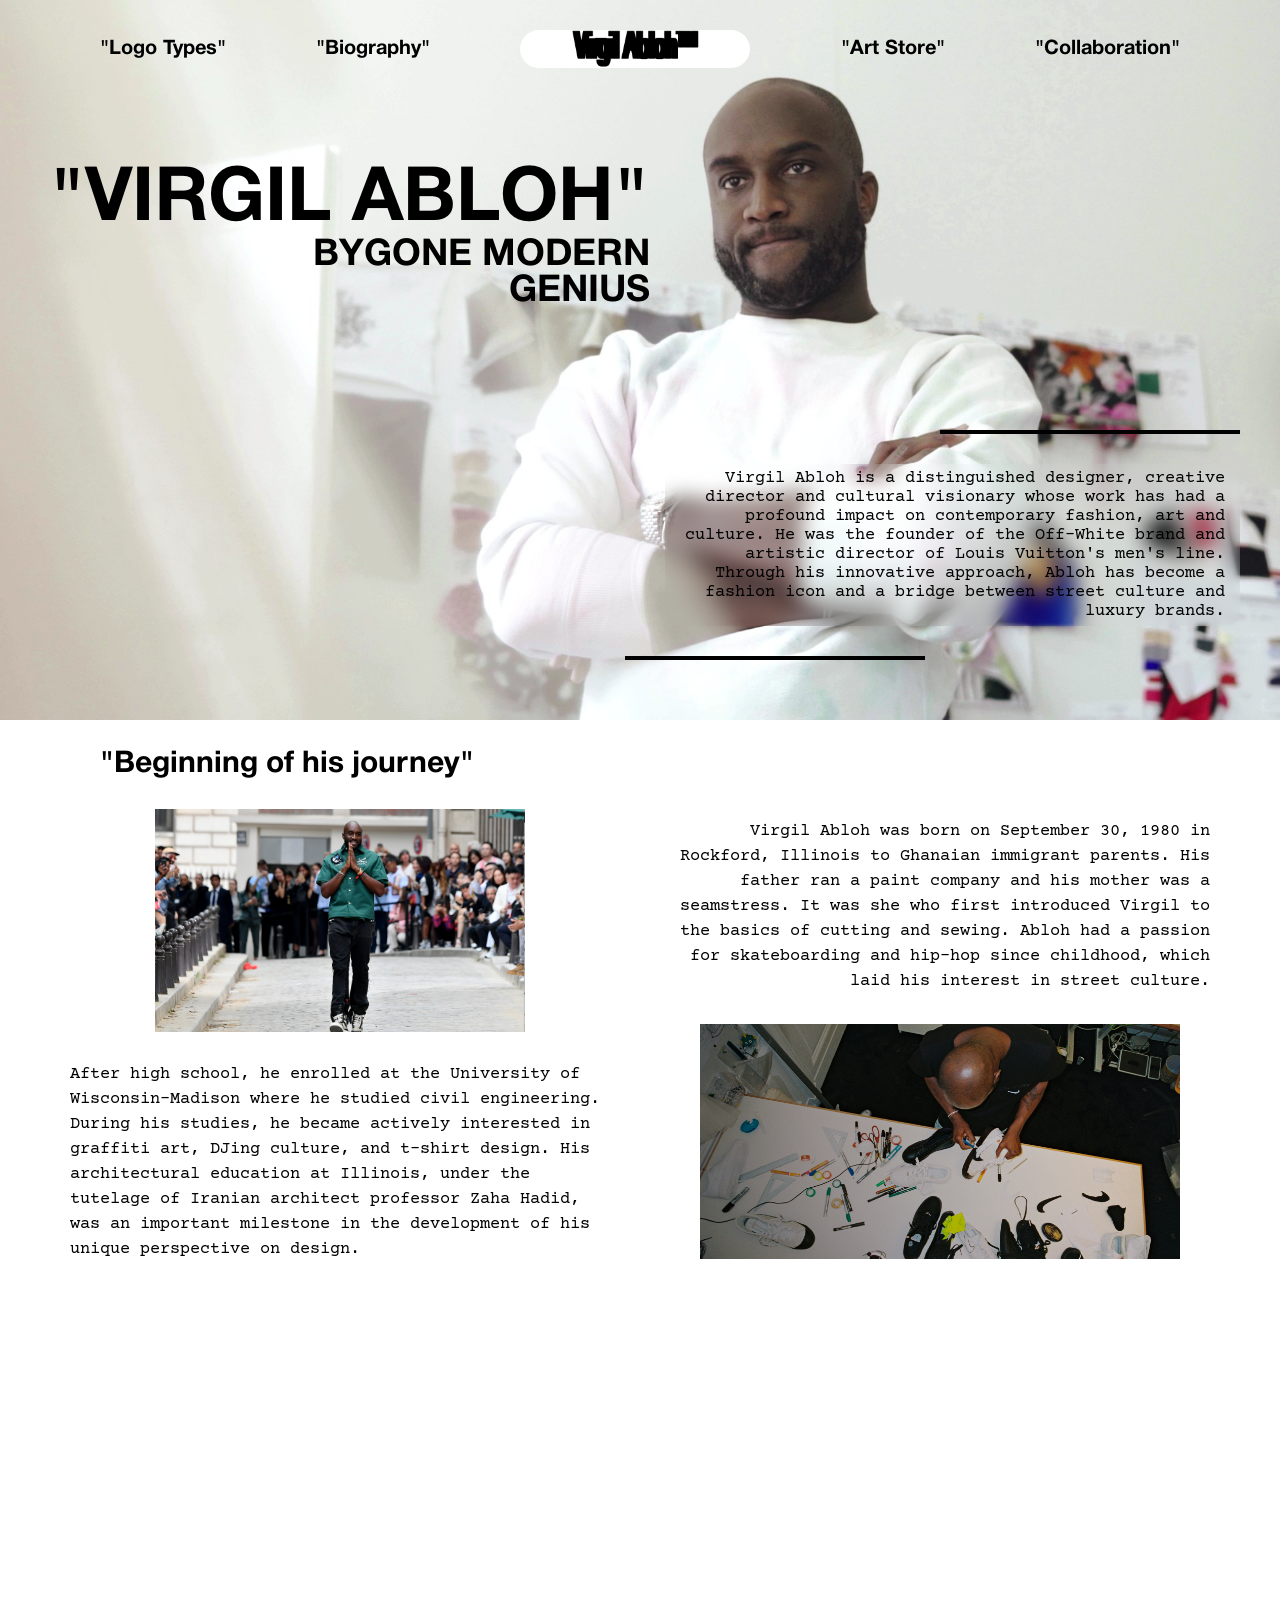
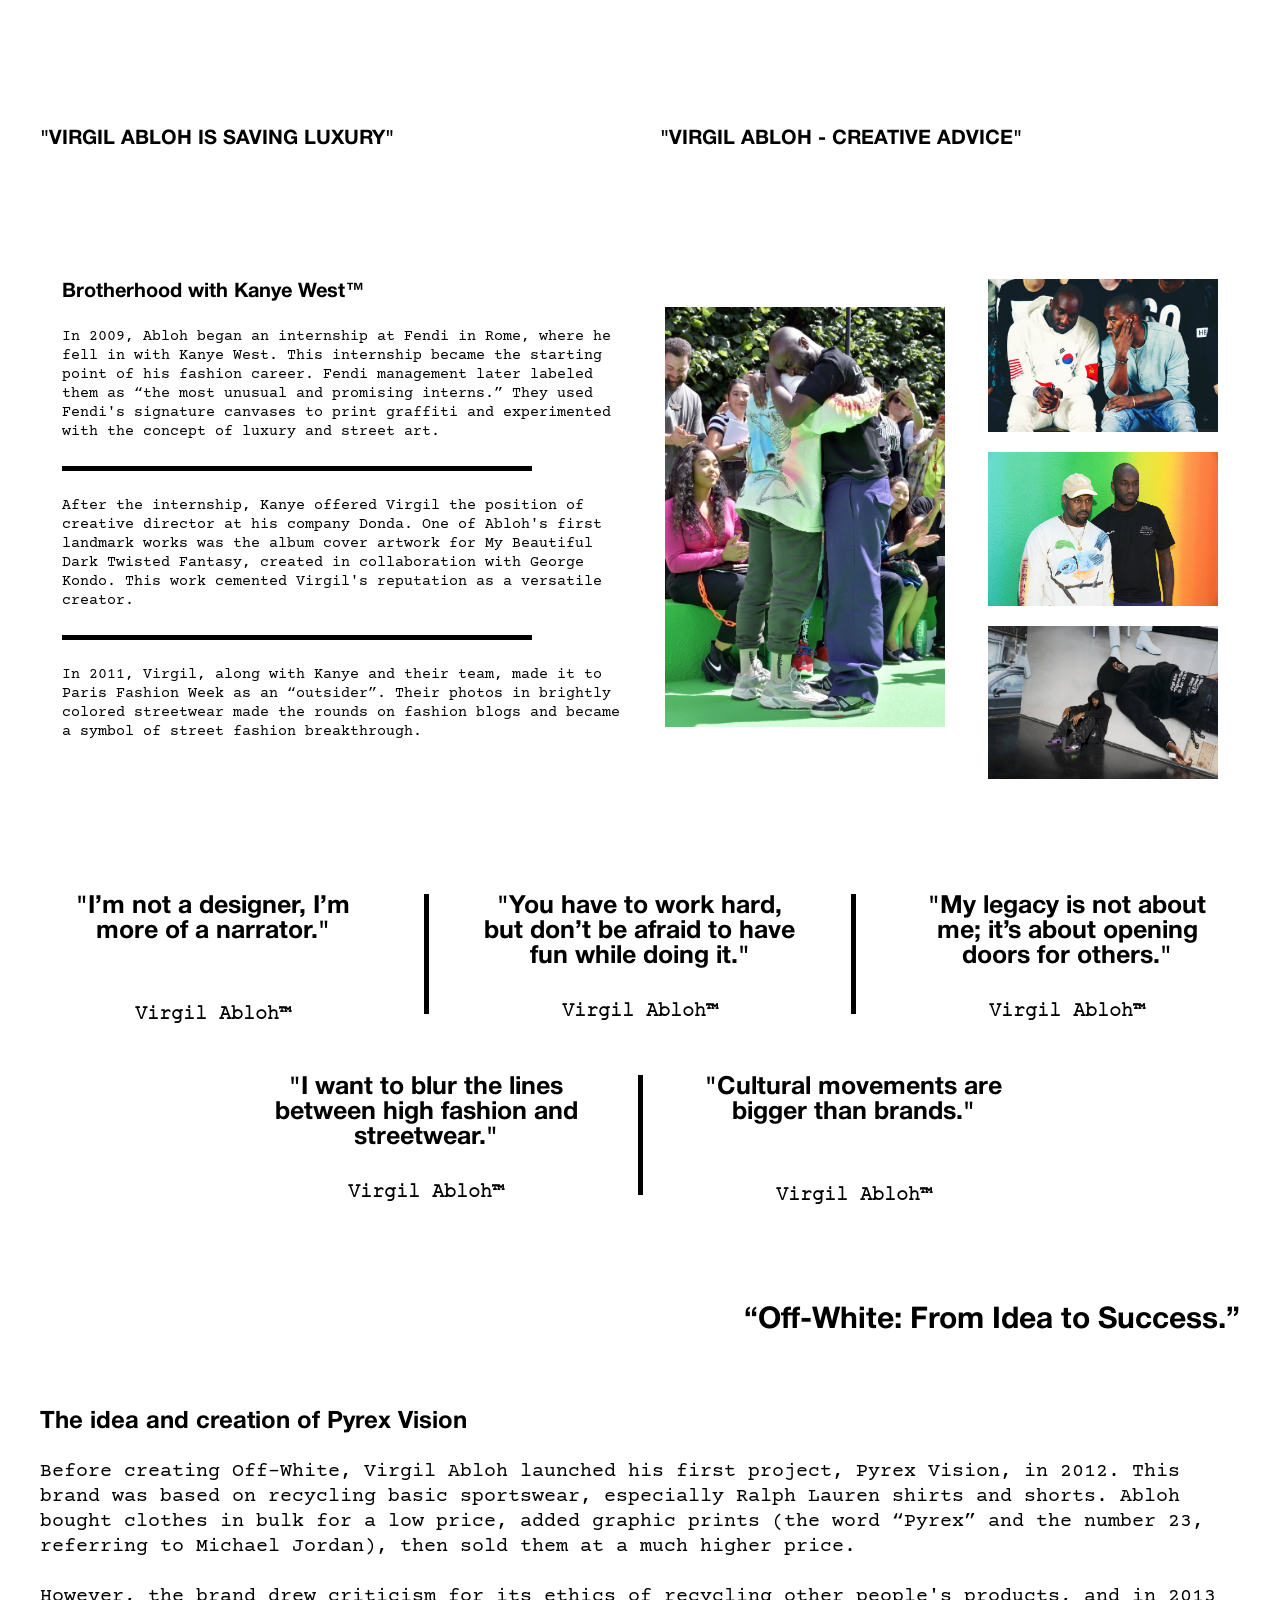
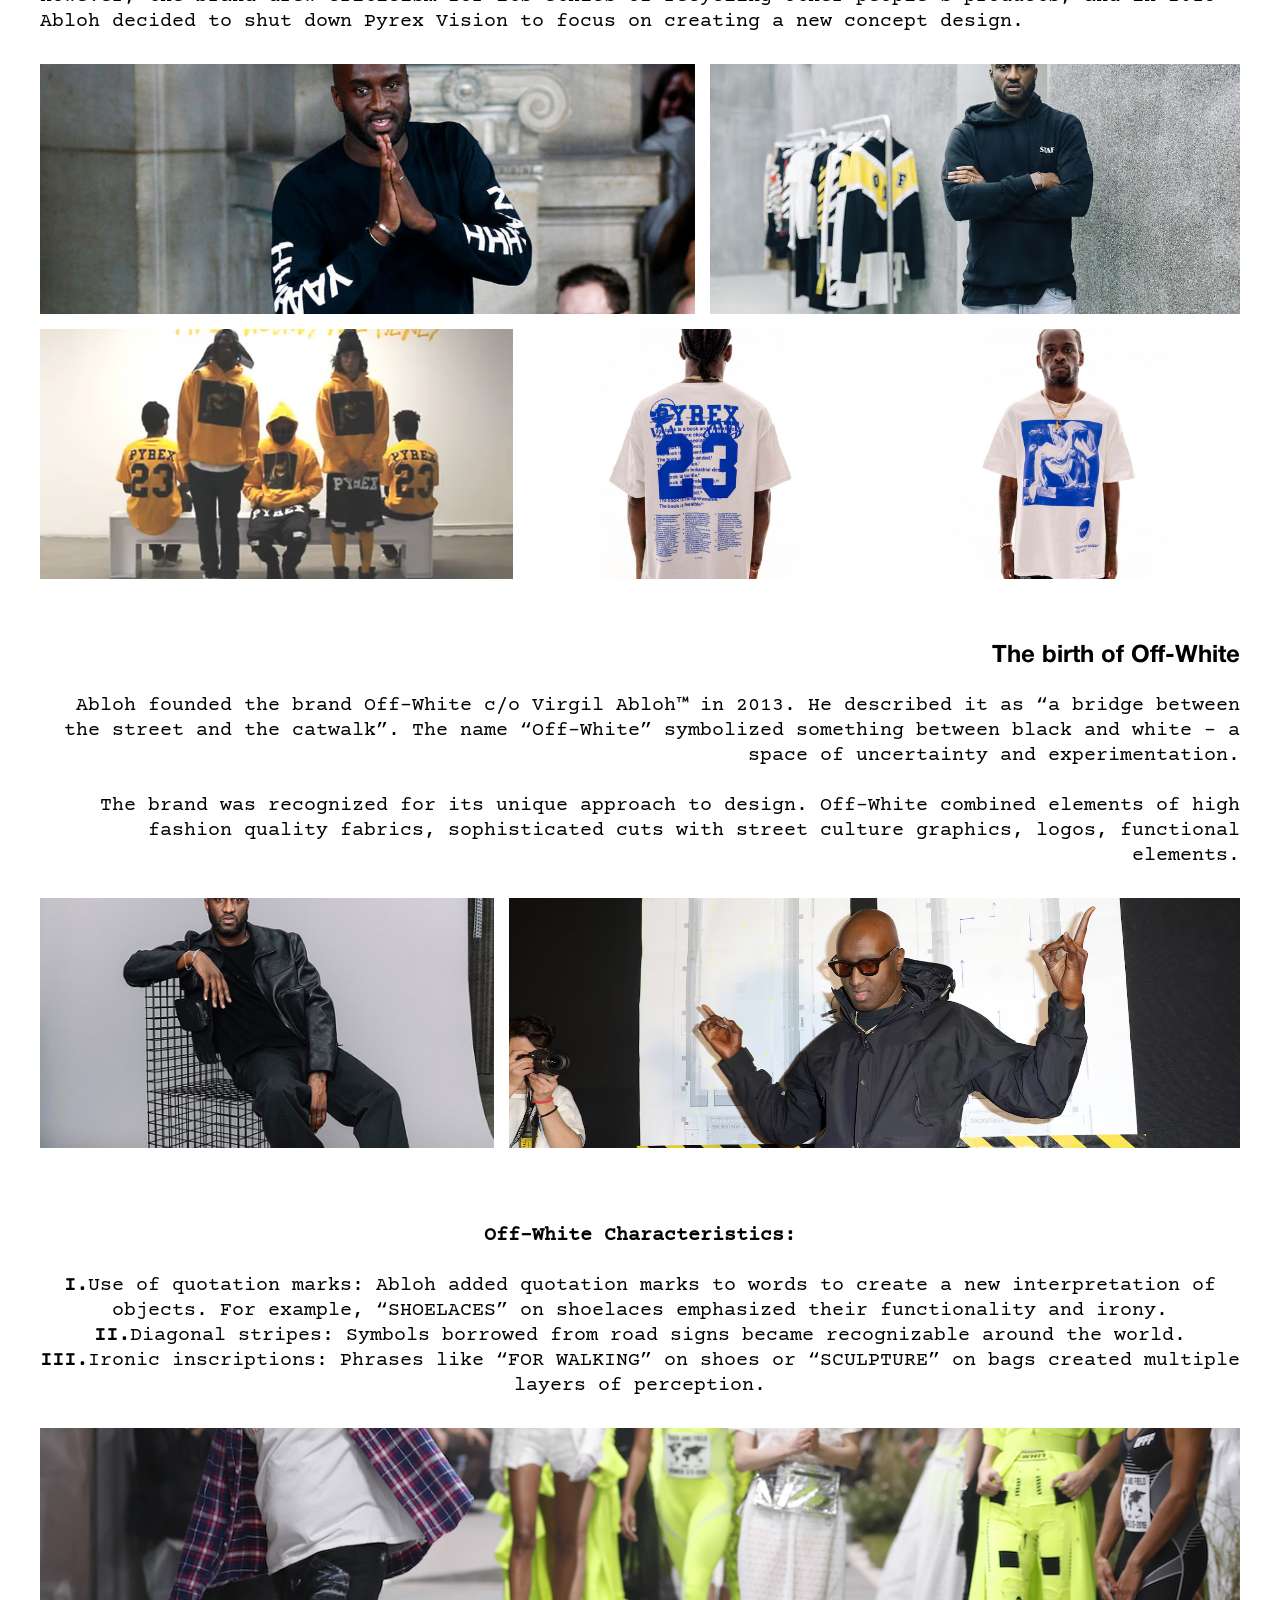
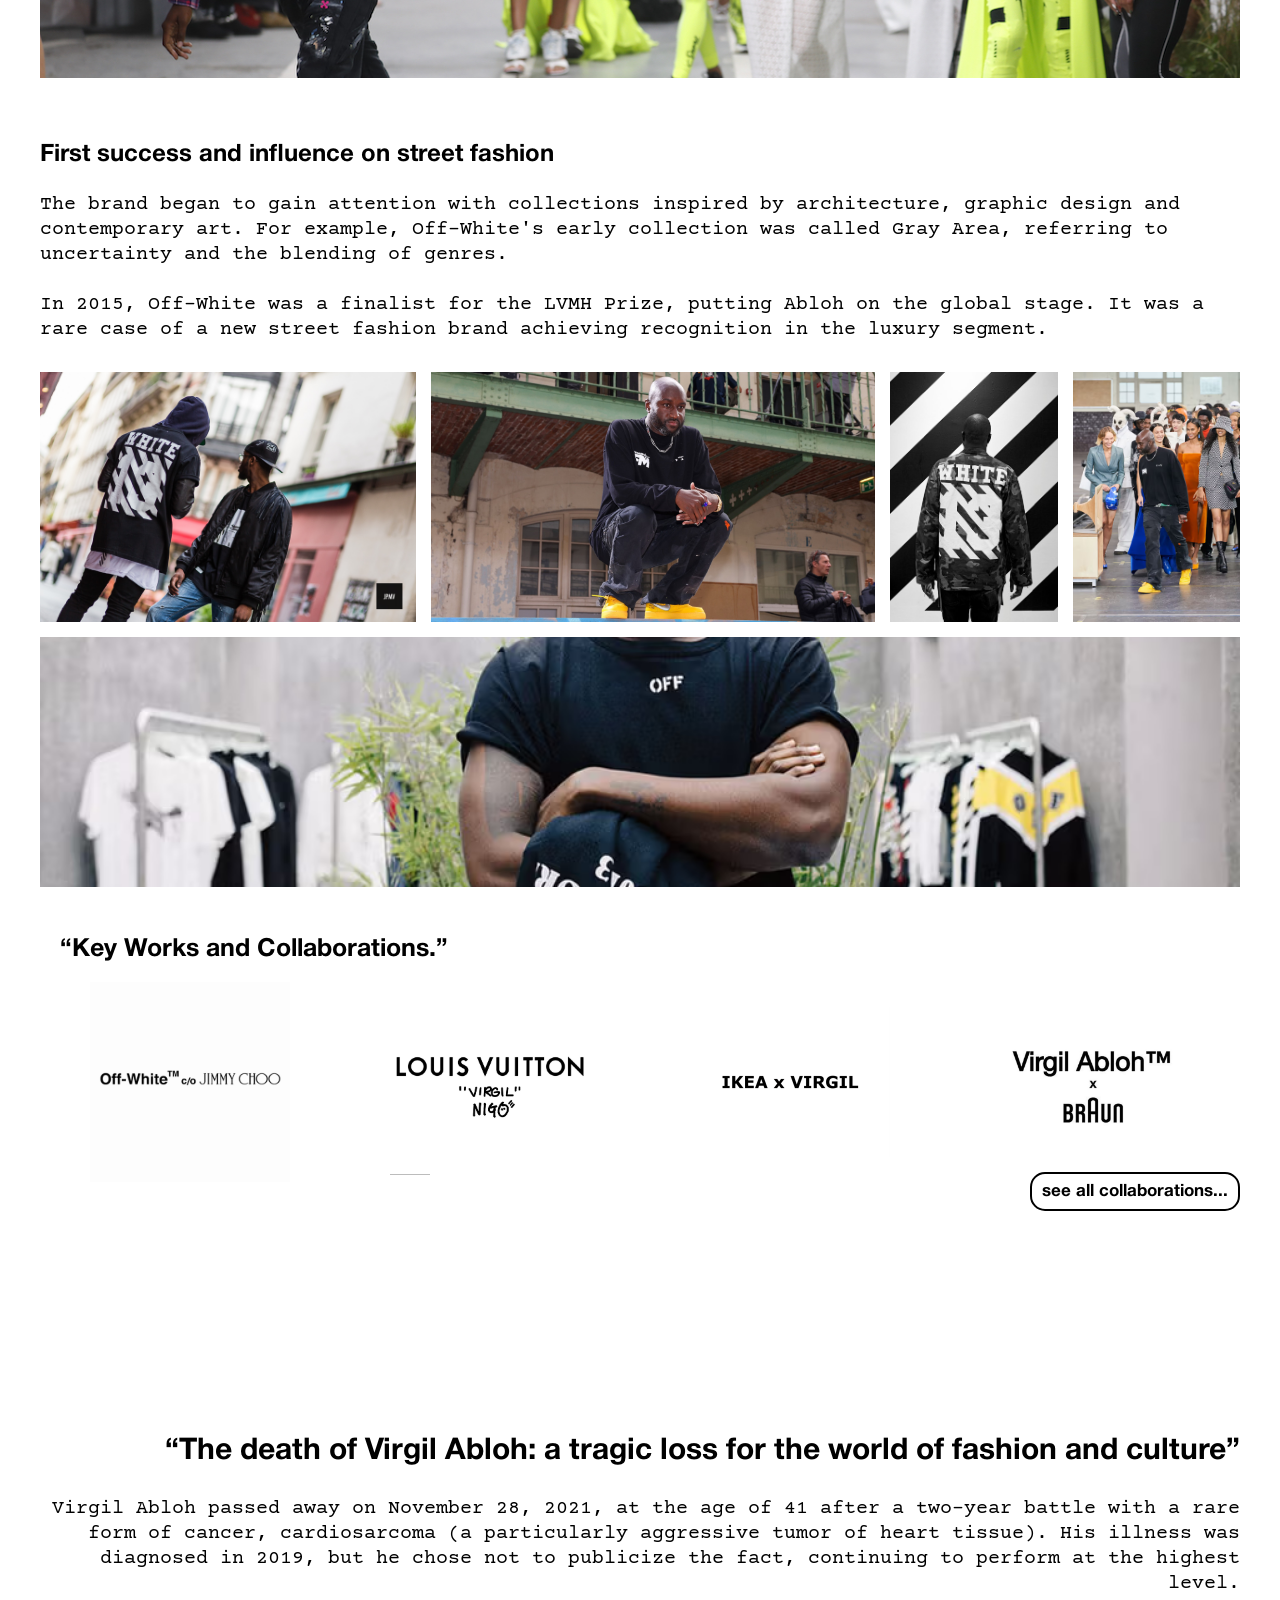
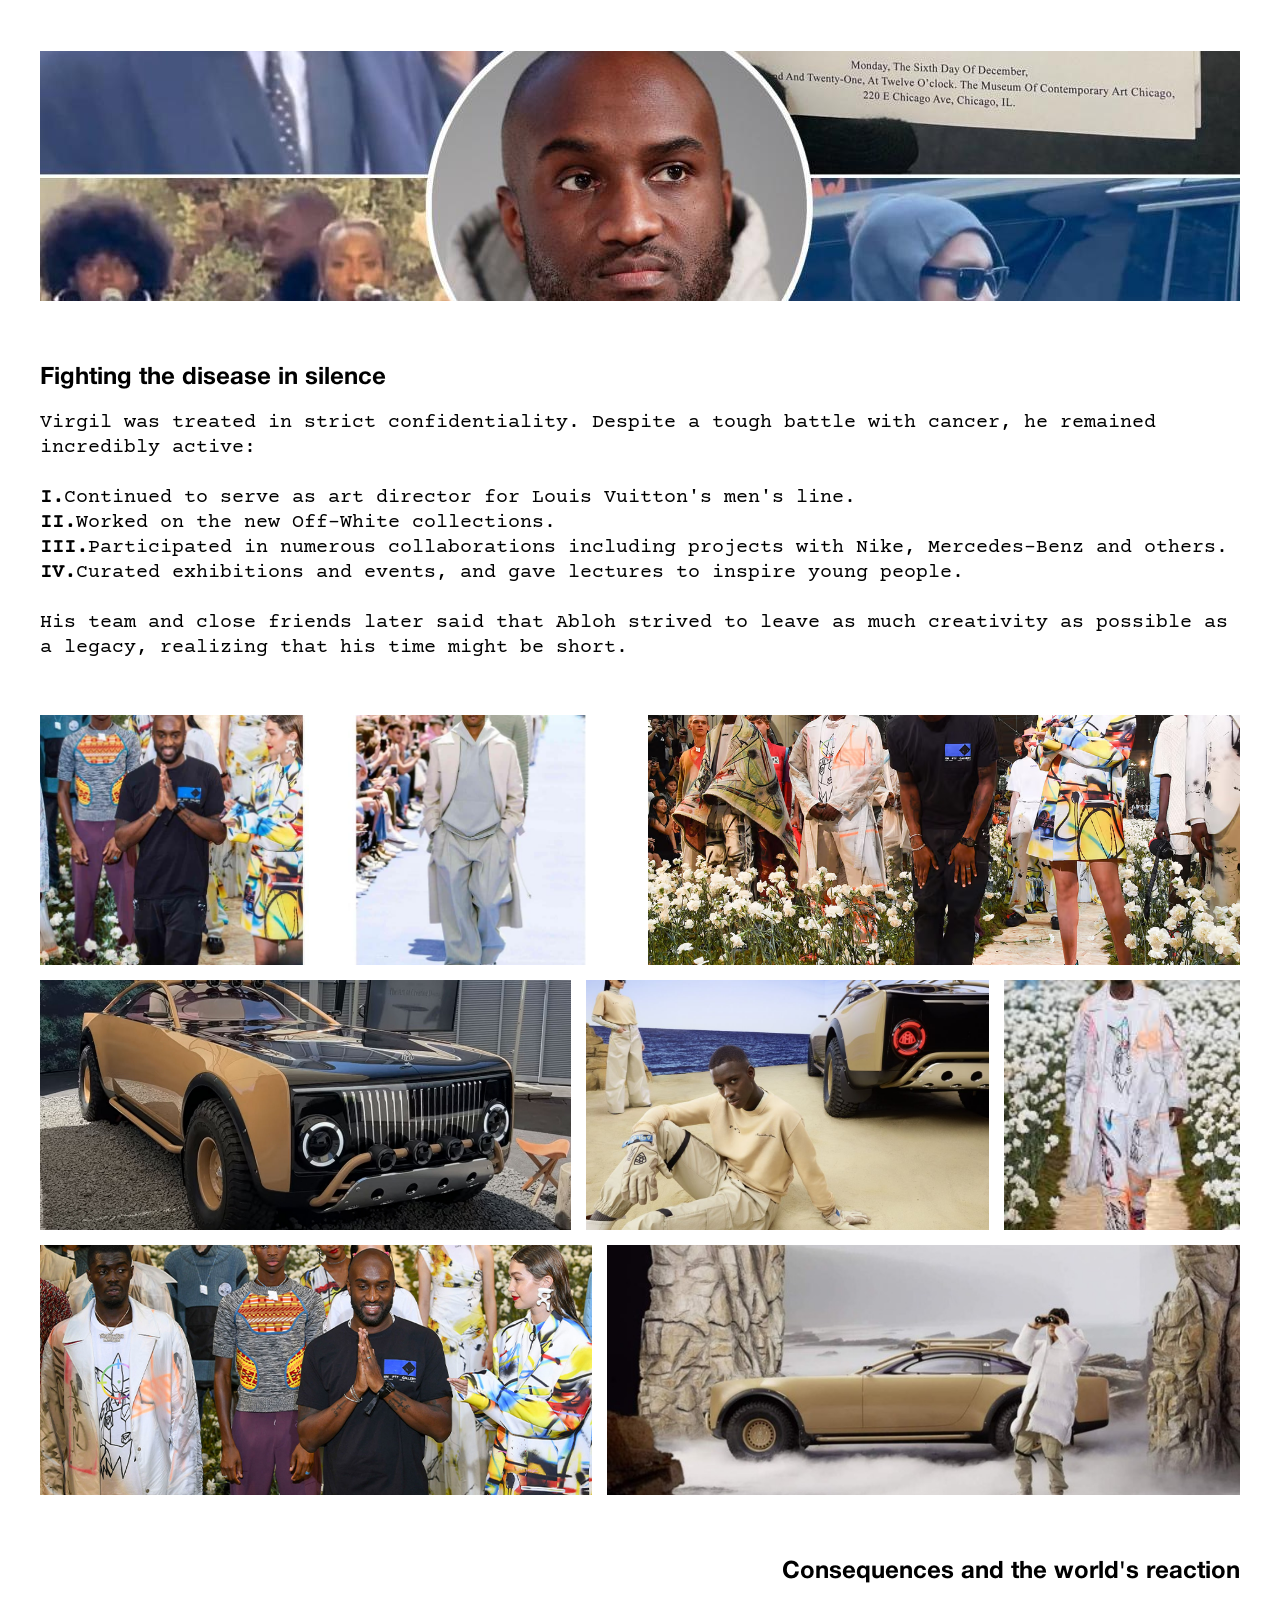
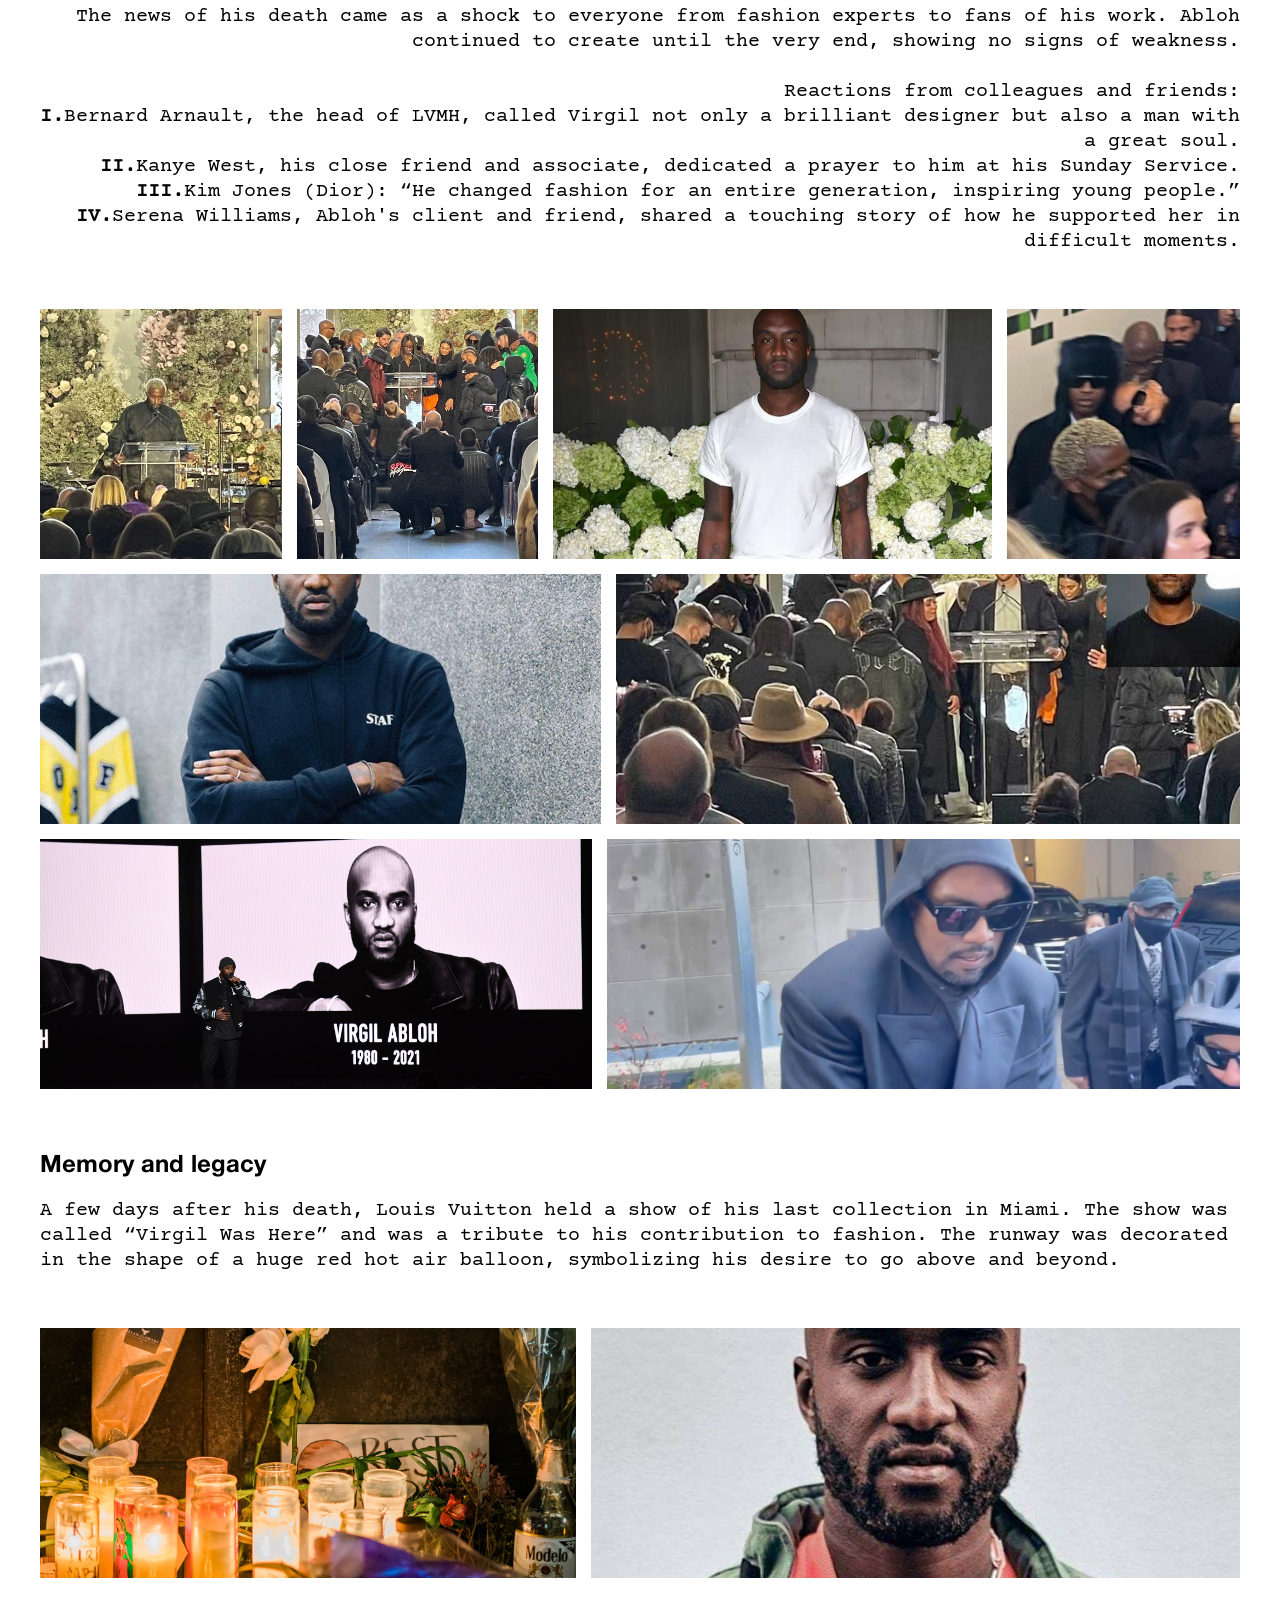
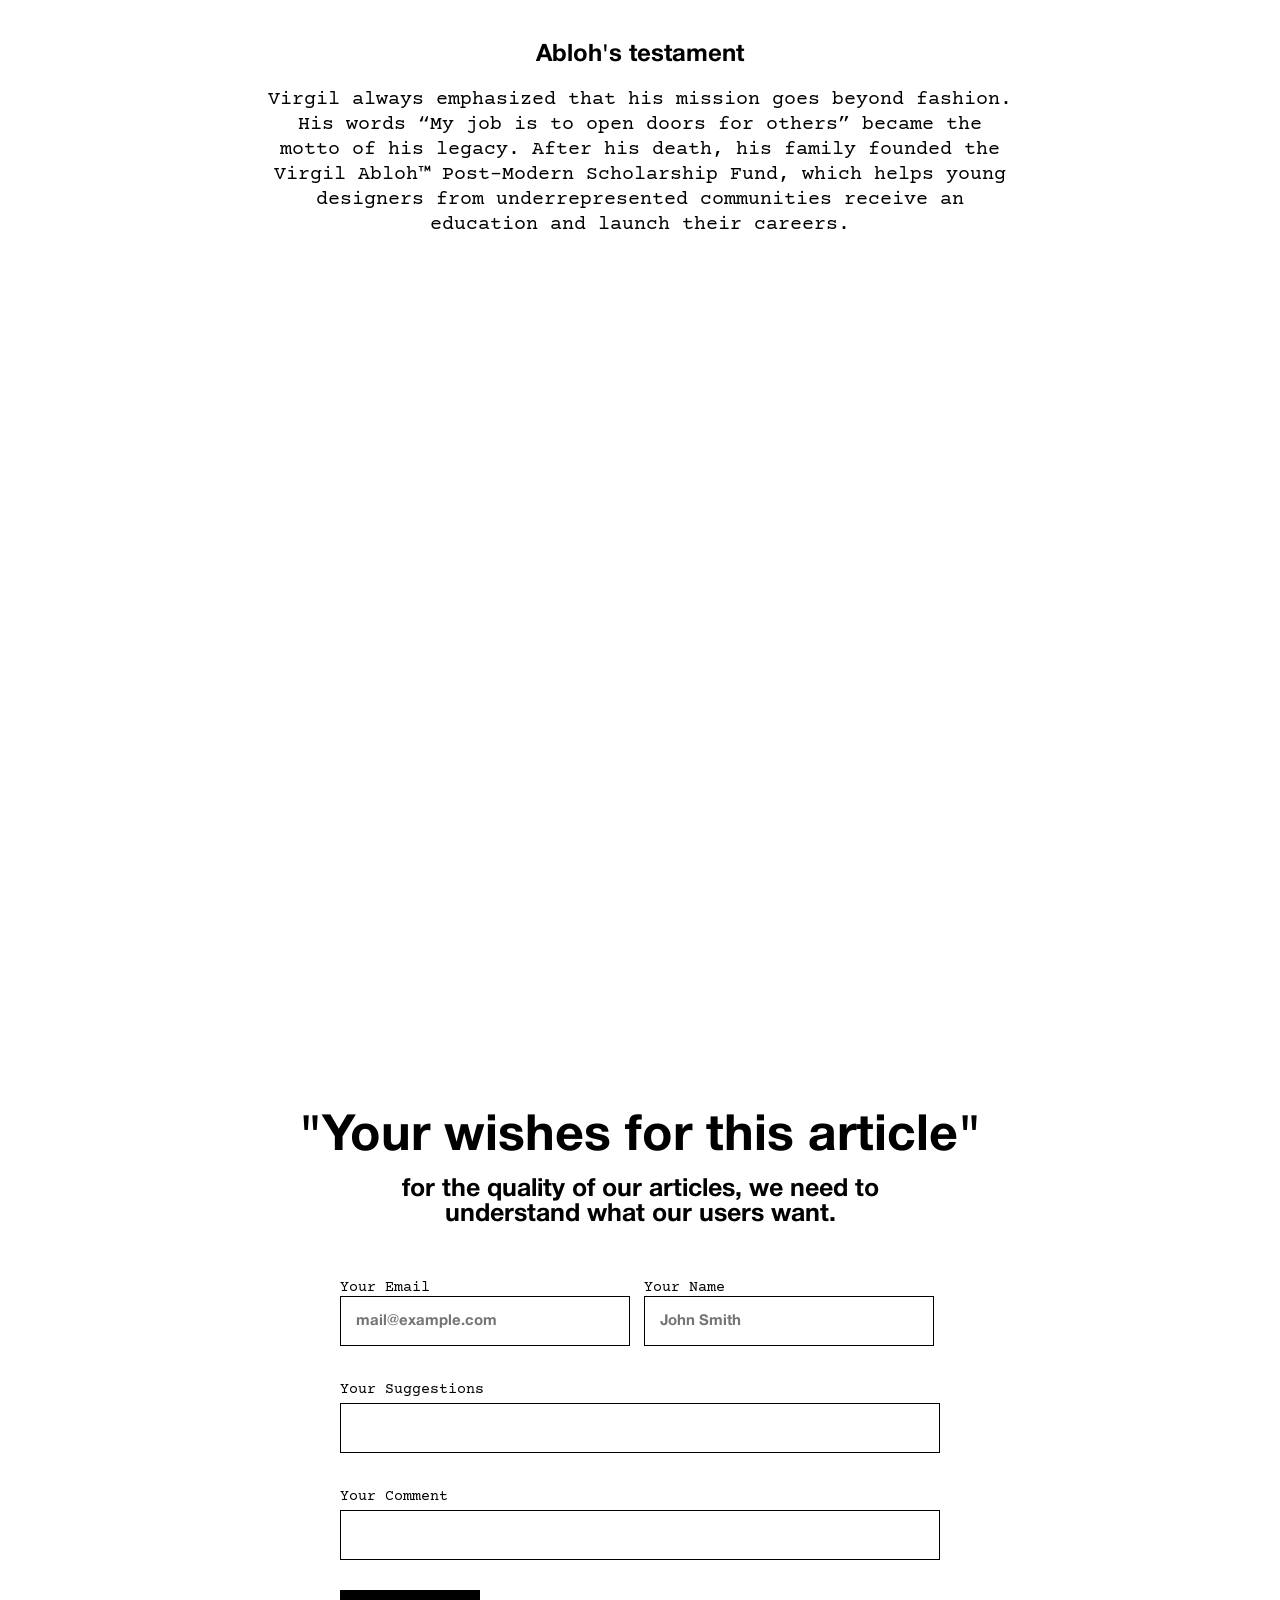
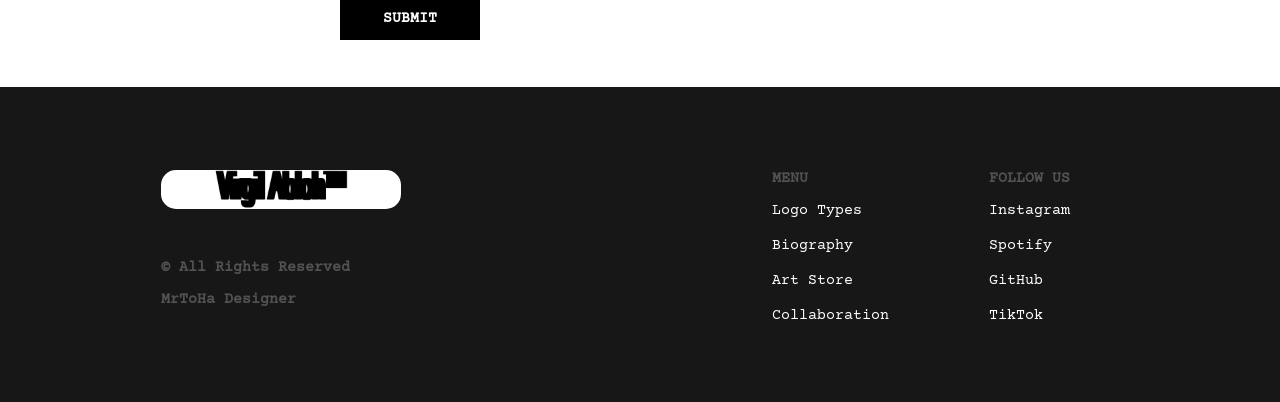
<file: index.html>
<!DOCTYPE html>
<html>
    <head>
        <meta charset="UTF-8">
        <meta name="viewport" content="width=device-width, initial-scale=1.0">
        <link rel="stylesheet" href="style.css">
        <title>Virgil Abloh Biography</title>
        <link rel="icon" href="https://i.ytimg.com/vi/wZxBNunrfXs/hqdefault.jpg">
    </head>
    <body>
        <header>
            <nav>
                <a href="pages/logo_types.html">"Logo Types"</a>
                <a href="#">"Biography"</a>
                <img src="images/Virgil Abloh Logo An.gif" alt="Virgil Abloh Animated Logo">
                <a href="pages/art_store.html">"Art Store"</a>
                <a href="pages/collaborations.html">"Collaboration"</a>
            </nav>
            <div class="ops">
                <div class="ots">
                    <h1>"VIRGIL ABLOH"</h1>
                    <h2>BYGONE MODERN GENIUS</h2>
                </div>
                <hr class="top">
                <p>Virgil Abloh is a distinguished designer, creative director and cultural visionary whose work has had a profound impact on contemporary fashion, art and culture. 
                    He was the founder of the Off-White brand and artistic director of Louis Vuitton's men's line. 
                    Through his innovative approach, Abloh has become a fashion icon and a bridge between street culture and luxury brands.</p>
                <hr class="bot">
            </div>
        </header>
        <main>
            <div class="beg">
                <h1>"Beginning of his journey"</h1>
                <div class="com">
                    <div class="aft">
                        <img src="images/Beginning_1.png" alt="Virgil Abloh">
                        <p>After high school, he enrolled at the University of Wisconsin-Madison where he studied civil engineering. 
                            During his studies, he became actively interested in graffiti art, DJing culture, and t-shirt design. 
                            His architectural education at Illinois, under the tutelage of Iranian architect professor Zaha Hadid, was an important milestone in the development of his unique perspective on design.</p>
                    </div>
                    <div class="vir">
                        <p>Virgil Abloh was born on September 30, 1980 in Rockford, Illinois to Ghanaian immigrant parents. His father ran a paint company and his mother was a seamstress. 
                            It was she who first introduced Virgil to the basics of cutting and sewing. 
                            Abloh had a passion for skateboarding and hip-hop since childhood, which laid his interest in street culture.</p>
                        <img src="images/Beginning_2.jpg" alt="Virgil Abloh">
                    </div>
                </div>
            </div>
            <div class="vid">
                <div class="sav">
                    <iframe 
                        width="560" 
                        height="300" 
                        src="https://www.youtube.com/embed/bzZsGeyg3Kw?si=Mi2oIOz5GTbvPhse"  
                        title="Virgil Abloh is Saving Luxury With T-Shirts" 
                        frameborder="0" 
                        allow="accelerometer; autoplay; clipboard-write; encrypted-media; gyroscope; picture-in-picture" 
                        allowfullscreen>
                    </iframe>
                    <h1>"VIRGIL ABLOH IS SAVING LUXURY"</h1>
                </div>
                <div class="cre">
                    <iframe 
                        width="560" 
                        height="300" 
                        src="https://www.youtube.com/embed/DNZ5mPGW93Q?si=IbE1poIN-IEzta7K"  
                        title="VIRGIL ABLOH - CREATIVE ADVICE, BRAND BUILDING, AND TOXIC PERFECTIONISM" 
                        frameborder="0" 
                        allow="accelerometer; autoplay; clipboard-write; encrypted-media; gyroscope; picture-in-picture" 
                        allowfullscreen>
                    </iframe>
                    <h1>"VIRGIL ABLOH - CREATIVE ADVICE"</h1>
                </div>
            </div>
            <div class="bro">
                <div class="tex">
                    <h1>Brotherhood with Kanye West™</h1>
                    <p>In 2009, Abloh began an internship at Fendi in Rome, where he fell in with Kanye West. 
                        This internship became the starting point of his fashion career. Fendi management later labeled them as “the most unusual and promising interns.” 
                        They used Fendi's signature canvases to print graffiti and experimented with the concept of luxury and street art.</p>
                    <hr>
                    <p>After the internship, Kanye offered Virgil the position of creative director at his company Donda.
                         One of Abloh's first landmark works was the album cover artwork for My Beautiful Dark Twisted Fantasy, created in collaboration with George Kondo. 
                         This work cemented Virgil's reputation as a versatile creator.</p>
                    <hr>
                    <p>In 2011, Virgil, along with Kanye and their team, made it to Paris Fashion Week as an “outsider”. 
                        Their photos in brightly colored streetwear made the rounds on fashion blogs and became a symbol of street fashion breakthrough.</p>
                </div>
                <div class="one">
                    <img src="images/Brotherhood with Kanye West_1.jpg" alt="Virgil Abloh with Kanye West">
                </div>
                <div class="tre">
                    <img src="images/Brotherhood with Kanye West_2.jpg" alt="Virgil Abloh with Kanye West">
                    <img src="images/Brotherhood with Kanye West_3.jpg" alt="Virgil Abloh with Kanye West">
                    <img src="images/Brotherhood with Kanye West_4.jpg" alt="Virgil Abloh with Kanye West">
                </div>
            </div>
            <div class="quo">
                <div>
                    <h1>"I’m not a designer, I’m more of a narrator."</h1>
                    <p style="margin-top: 58px;">Virgil Abloh™</p>
                </div>
                <hr>
                <div>
                    <h1>"You have to work hard, but don’t be afraid to have fun while doing it."</h1>
                    <p>Virgil Abloh™</p>
                </div>
                <hr>
                <div>
                    <h1>"My legacy is not about me; it’s about opening doors for others."</h1>
                    <p>Virgil Abloh™</p>
                </div>
                <div>
                    <h1>"I want to blur the lines between high fashion and streetwear."</h1>
                    <p>Virgil Abloh™</p>
                </div>
                <hr>
                <div>
                    <h1>"Cultural movements are bigger than brands."</h1>
                    <p style="margin-top: 58px;">Virgil Abloh™</p>
                </div>
            </div>
            <div class="sec">
                <h1>“Off-White: From Idea to Success.”</h1>
                <div id="abs">
                    <div id="ext" class="ext1">
                        <h2>The idea and creation of Pyrex Vision</h2>
                        <p>Before creating Off-White, Virgil Abloh launched his first project, Pyrex Vision, in 2012. 
                            This brand was based on recycling basic sportswear, especially Ralph Lauren shirts and shorts.
                            Abloh bought clothes in bulk for a low price, added graphic prints (the word “Pyrex” and the number 23, referring to Michael Jordan), then sold them at a much higher price.</p>
                        <p>However, the brand drew criticism for its ethics of recycling other people's products, 
                            and in 2013 Abloh decided to shut down Pyrex Vision to focus on creating a new concept design.</p>
                    </div>
                    <div id="oto">
                        <img class="img1" src="images/From Idea to Success_1.jpg" alt="Virgil Abloh">
                        <img class="img2" src="images/From Idea to Success_2.avif" alt="Virgil Abloh">
                        <img class="img3" src="images/From Idea to Success_3.avif" alt="Pyrex collection">
                        <img class="img4" src="images/From Idea to Success_4.jpg" alt="Pyrex white t-shirt back">
                        <img class="img5" src="images/From Idea to Success_5.jpg" alt="Pyrex white t-shirt front">
                    </div>
                </div>
                <div id="abs">
                    <div id="oto">
                        <img class="img6" src="images/From Idea to Success_6.jpg" alt="Virgil Abloh">
                        <img class="img7" src="images/From Idea to Success_7.avif" alt="Virgil Abloh">
                    </div>
                    <div id="ext" class="ext2">
                        <h2>The birth of Off-White</h2>
                        <p>Abloh founded the brand Off-White c/o Virgil Abloh™ in 2013. He described it as “a bridge between the street and the catwalk”. 
                            The name “Off-White” symbolized something between black and white - a space of uncertainty and experimentation.</p>
                        <p>The brand was recognized for its unique approach to design. 
                            Off-White combined elements of high fashion quality fabrics, sophisticated cuts with street culture graphics, logos, functional elements.</p>
                    </div>
                </div>
                <div id="abs">
                    <div id="ext" class="ext3">
                        <p><b>Off-White Characteristics:</b></p>
                        <p><b>I.</b>Use of quotation marks: Abloh added quotation marks to words to create a new interpretation of objects. For example, “SHOELACES” on shoelaces emphasized their functionality and irony.<br>
                            <b>II.</b>Diagonal stripes: Symbols borrowed from road signs became recognizable around the world.<br>
                            <b>III.</b>Ironic inscriptions: Phrases like “FOR WALKING” on shoes or “SCULPTURE” on bags created multiple layers of perception.</p>
                    </div>
                    <div id="oto">
                        <img class="img8" src="images/From Idea to Success_8.jpg" alt="Virgil Abloh at the presentation of the new Off-White collection">
                    </div>
                </div>
                <div id="abs" class="inf">
                    <div id="ext" class="ext4">
                        <h2>First success and influence on street fashion</h2>
                        <p>The brand began to gain attention with collections inspired by architecture, graphic design and contemporary art. 
                            For example, Off-White's early collection was called Gray Area, referring to uncertainty and the blending of genres.</p>
                        <p>In 2015, Off-White was a finalist for the LVMH Prize, putting Abloh on the global stage. 
                            It was a rare case of a new street fashion brand achieving recognition in the luxury segment.</p>
                    </div>
                    <div id="oto">
                        <img class="img9" src="images/First success_1.jpg" alt="Virgil Abloh">
                        <img class="img10" src="images/First success_2.jpg" alt="Virgil Abloh">
                        <img class="img11" src="images/First success_3.jpg" alt="Virgil Abloh">
                        <img class="img12" src="images/First success_4.avif" alt="Virgil Abloh">
                        <img class="img13" src="images/First success_5.avif" alt="Virgil Abloh">
                    </div>
                </div>
            </div>
            <div class="col">
                <h1>“Key Works and Collaborations.”</h1>
                <div class="ons">
                    <img src="images/Off White x Jimmy Choo logo.avif" alt="Off White x Jimmy Choo logo">
                    <img src="images/Off White x Louis Vuitton logo.jpg" alt="Off White x Louis Vuitton logo">
                    <img src="images/Off White x Ikea logo.gif" alt="Off White x Ikea logo">
                    <img src="images/Off White x Braun logo.jpg" alt="Off White x Braun logo">
                </div>
                <div>
                    <a href="pages/collaborations.html">see all collaborations...</a>
                    <hr>
                </div>
            </div>
            <div class="dea">
                <div id="abs">
                    <div class="oto5">
                        <img class="img14" src="images/The death of Virgil Abloh_1.jpg" alt="Off White x Braun logo"> 
                    </div>
                    <div class="ext5">
                        <h1>“The death of Virgil Abloh: a tragic loss for the world of fashion and culture”</h1>
                        <p>Virgil Abloh passed away on November 28, 2021, at the age of 41 after a two-year battle with a rare form of cancer, cardiosarcoma (a particularly aggressive tumor of heart tissue). 
                            His illness was diagnosed in 2019, but he chose not to publicize the fact, continuing to perform at the highest level.</p>
                    </div>
                </div>
                <div id="abs">
                    <div class="ext6">
                        <h2>Fighting the disease in silence</h2>
                        <p>Virgil was treated in strict confidentiality. Despite a tough battle with cancer, he remained incredibly active:</p>
                        <p><b>I.</b>Continued to serve as art director for Louis Vuitton's men's line.<br>
                            <b>II.</b>Worked on the new Off-White collections.<br>
                            <b>III.</b>Participated in numerous collaborations including projects with Nike, Mercedes-Benz and others.<br>
                            <b>IV.</b>Curated exhibitions and events, and gave lectures to inspire young people.</p>
                        <p>His team and close friends later said that Abloh strived to leave as much creativity as possible as a legacy, realizing that his time might be short.</p>
                    </div>
                    <div class="oto6">
                        <img class="img15" src="images/The death of Virgil Abloh_2.jpg" alt="Off White x Braun logo"> 
                        <img class="img16" src="images/The death of Virgil Abloh_3.avif" alt="Off White x Braun logo"> 
                        <img class="img17"src="images/The death of Virgil Abloh_4.jpg" alt="Off White x Braun logo"> 
                        <img class="img18"src="images/The death of Virgil Abloh_5.jpg" alt="Off White x Braun logo"> 
                        <img class="img19" src="images/The death of Virgil Abloh_6.jpg" alt="Off White x Braun logo"> 
                        <img class="img20"src="images/The death of Virgil Abloh_7.jpg" alt="Off White x Braun logo"> 
                        <img class="img21" src="images/The death of Virgil Abloh_8.jpg" alt="Off White x Braun logo"> 
                    </div>
                </div>
                <div id="abs">
                    <div class="oto7">
                        <img class="img22" src="images/The death of Virgil Abloh_9.jpg" alt="Off White x Braun logo"> 
                        <img class="img23" src="images/The death of Virgil Abloh_10.avif" alt="Off White x Braun logo"> 
                        <img class="img24" src="images/The death of Virgil Abloh_11.jpg" alt="Off White x Braun logo"> 
                        <img class="img25" src="images/The death of Virgil Abloh_12.jpg" alt="Off White x Braun logo"> 
                        <img class="img26" src="images/The death of Virgil Abloh_13.jpg" alt="Off White x Braun logo"> 
                        <img class="img27" src="images/The death of Virgil Abloh_14.jpg" alt="Off White x Braun logo"> 
                        <img class="img28" src="images/The death of Virgil Abloh_15.jpg" alt="Off White x Braun logo"> 
                        <img class="img29" src="images/The death of Virgil Abloh_16.jpg" alt="Off White x Braun logo"> 
                    </div>
                    <div class="ext7">
                        <h2>Consequences and the world's reaction</h2>
                        <p>The news of his death came as a shock to everyone from fashion experts to fans of his work. 
                            Abloh continued to create until the very end, showing no signs of weakness.</p>
                        <p>Reactions from colleagues and friends:<br>
                            <b>I.</b>Bernard Arnault, the head of LVMH, called Virgil not only a brilliant designer but also a man with a great soul.<br>
                           <b>II.</b>Kanye West, his close friend and associate, dedicated a prayer to him at his Sunday Service.<br>
                           <b>III.</b>Kim Jones (Dior): “He changed fashion for an entire generation, inspiring young people.”<br>
                            <b>IV.</b>Serena Williams, Abloh's client and friend, shared a touching story of how he supported her in difficult moments.</p>
                    </div>
                </div>
                <div id="abs">
                    <div class="ext8">
                        <h2>Memory and legacy</h2>
                        <p>A few days after his death, Louis Vuitton held a show of his last collection in Miami. 
                            The show was called “Virgil Was Here” and was a tribute to his contribution to fashion. 
                            The runway was decorated in the shape of a huge red hot air balloon, symbolizing his desire to go above and beyond.</p>
                    </div>
                    <div class="oto8">
                        <img class="img30" src="images/The death of Virgil Abloh_17.jpg" alt="Off White x Braun logo"> 
                        <img class="img31" src="images/The death of Virgil Abloh_18.jpg" alt="Off White x Braun logo"> 
                    </div>
                </div>
                <div class="abl">
                    <h2>Abloh's testament</h2>
                    <p>Virgil always emphasized that his mission goes beyond fashion. 
                        His words “My job is to open doors for others” became the motto of his legacy. 
                        After his death, his family founded the Virgil Abloh™ Post-Modern Scholarship Fund, which helps young designers from underrepresented communities receive an education and launch their careers.</p>
                </div>
            </div>
            <div class="tha">
                <h1>“Thank you. Rest in peace Virgil Abloh.”</h1>
            </div>
            <div class="ema">
                <h1>"Your wishes for this article"</h1>
                <h2>for the quality of our articles, we need to understand what our users want.</h2>
                <div class="inp">
                    <div class="two">
                        <div>
                            <label>Your Email</label>
                            <input id="sho" type="email" placeholder="mail@example.com">
                        </div>
                        <div>
                            <label>Your Name</label>
                            <input id="sho" type="email" placeholder="John Smith">
                        </div>
                    </div>
                    <div id="lon">
                        <label>Your Suggestions</label>
                        <input type="email">
                    </div>
                    <div id="lon">
                        <label>Your Comment</label>
                        <input type="email">
                    </div>
                    <a href="pages/logo_types.html">SUBMIT</a>
                </div>
            </div>
        </main>
        <footer>
            <div class="rhi">
                <img src="images/Virgil Abloh Logo An.gif" alt="Virgil Abloh Animated Logo">
                <div>
                    <p>© All Rights Reserved</p>
                    <p>MrToHa Designer</p>
                </div>
            </div>
            <div id="folmen">
                <div class="men">
                    <p>MENU</p>
                    <a href="pages/logo_types.html">Logo Types</a>
                    <a href="#">Biography</a>
                    <a href="pages/art_store.html">Art Store</a>
                    <a href="pages/collaborations.html">Collaboration</a>
                </div>
                <div class="fol">
                    <p>FOLLOW US</p>
                    <a href="https://www.instagram.com/zznxkayx_as/?__pwa=1">Instagram</a>
                    <a href="https://open.spotify.com/user/eapl6rm1l7c1sa6uaximdi19z?si=250fda74be5b4bb7">Spotify</a>
                    <a href="https://github.com/">GitHub</a>
                    <a href="https://www.tiktok.com/@0prosto_toha0?_t=8rPzG3miAHn&_r=1">TikTok</a>
                </div>
            </div>
        </footer>
    </body>
</html>
</file>
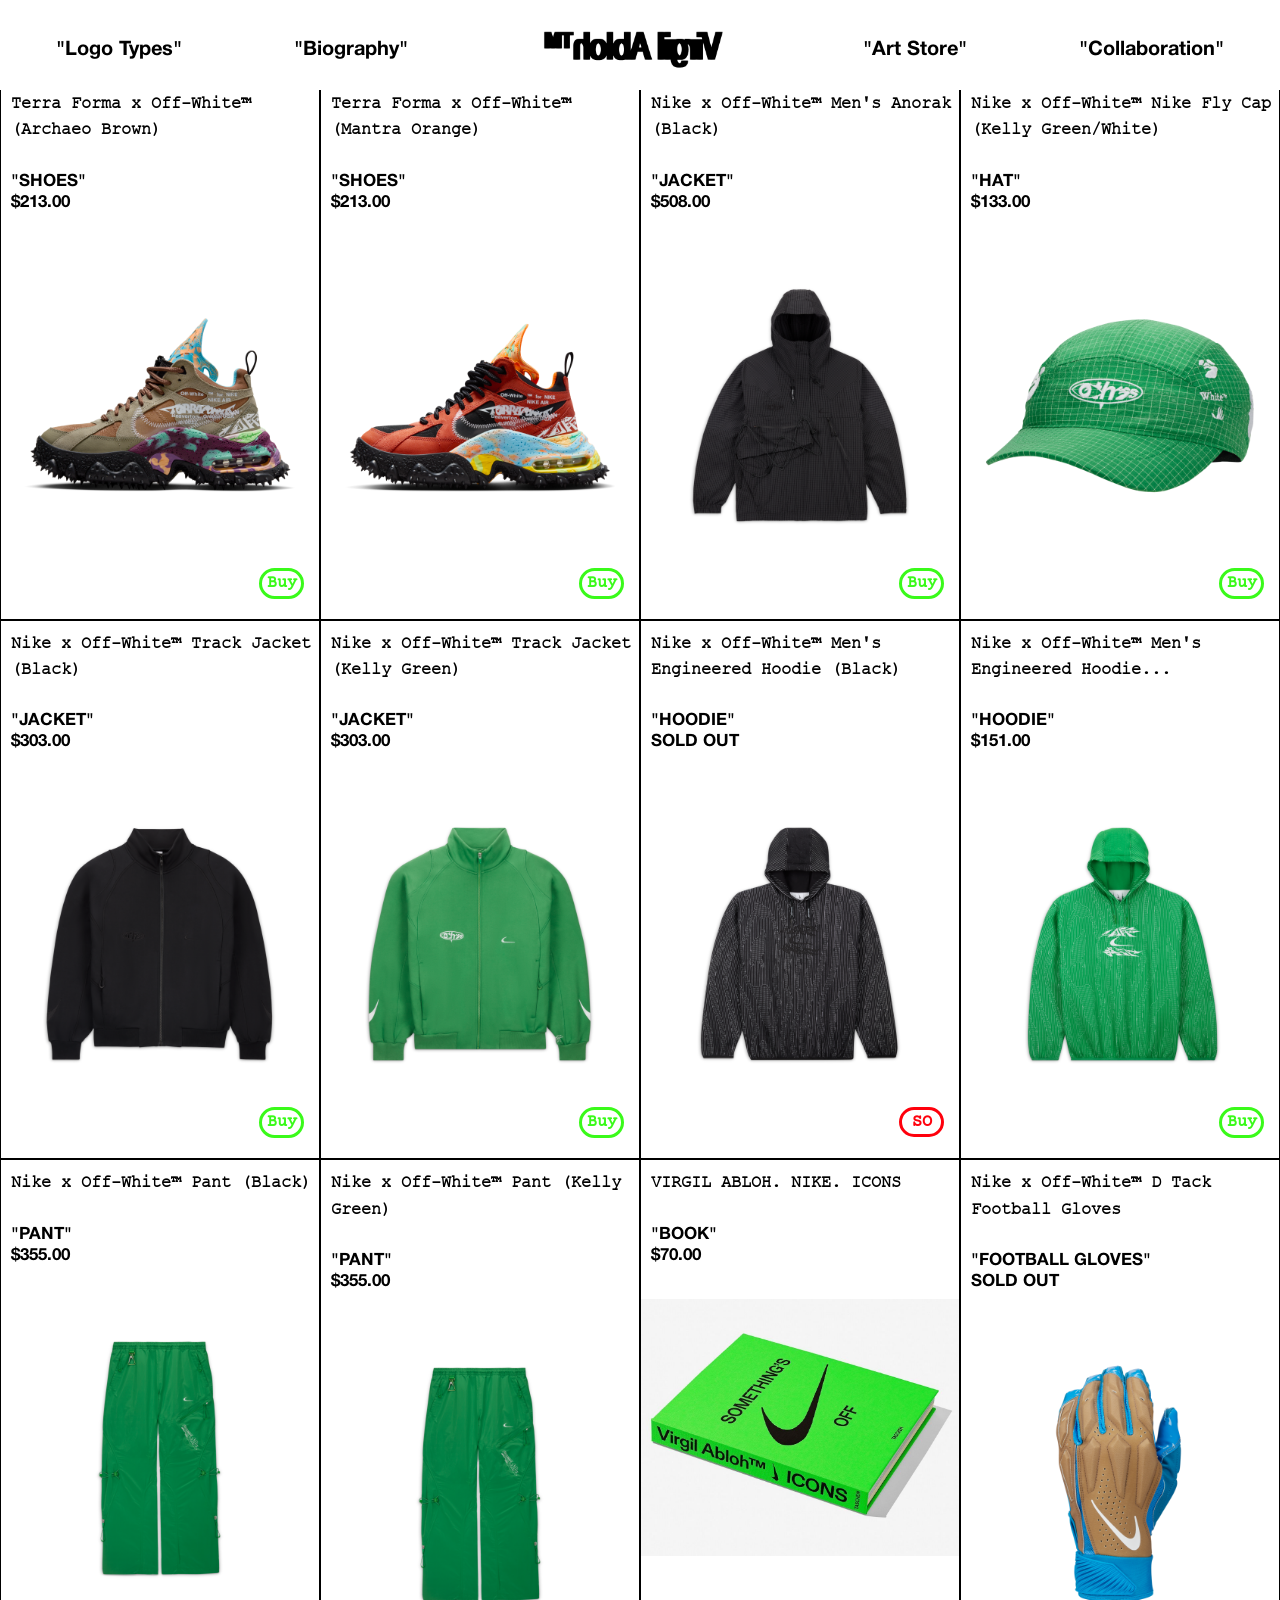
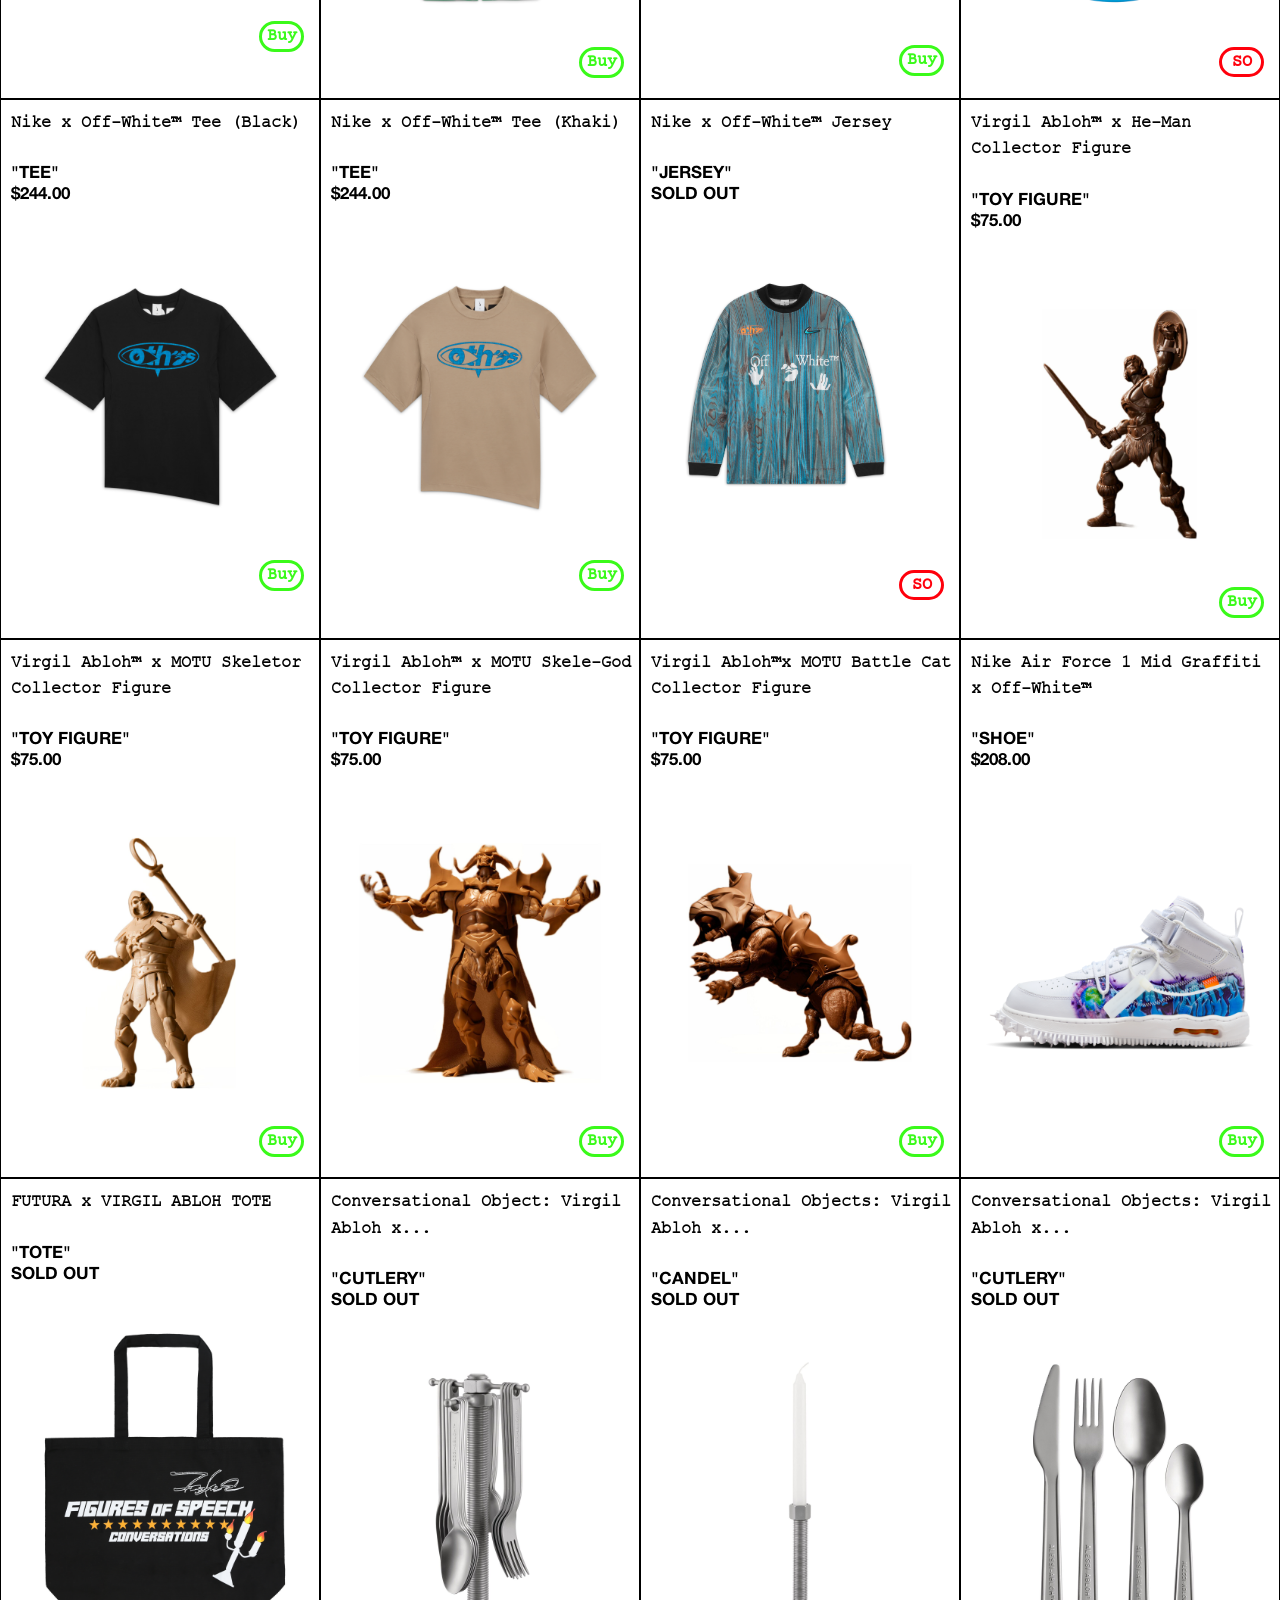
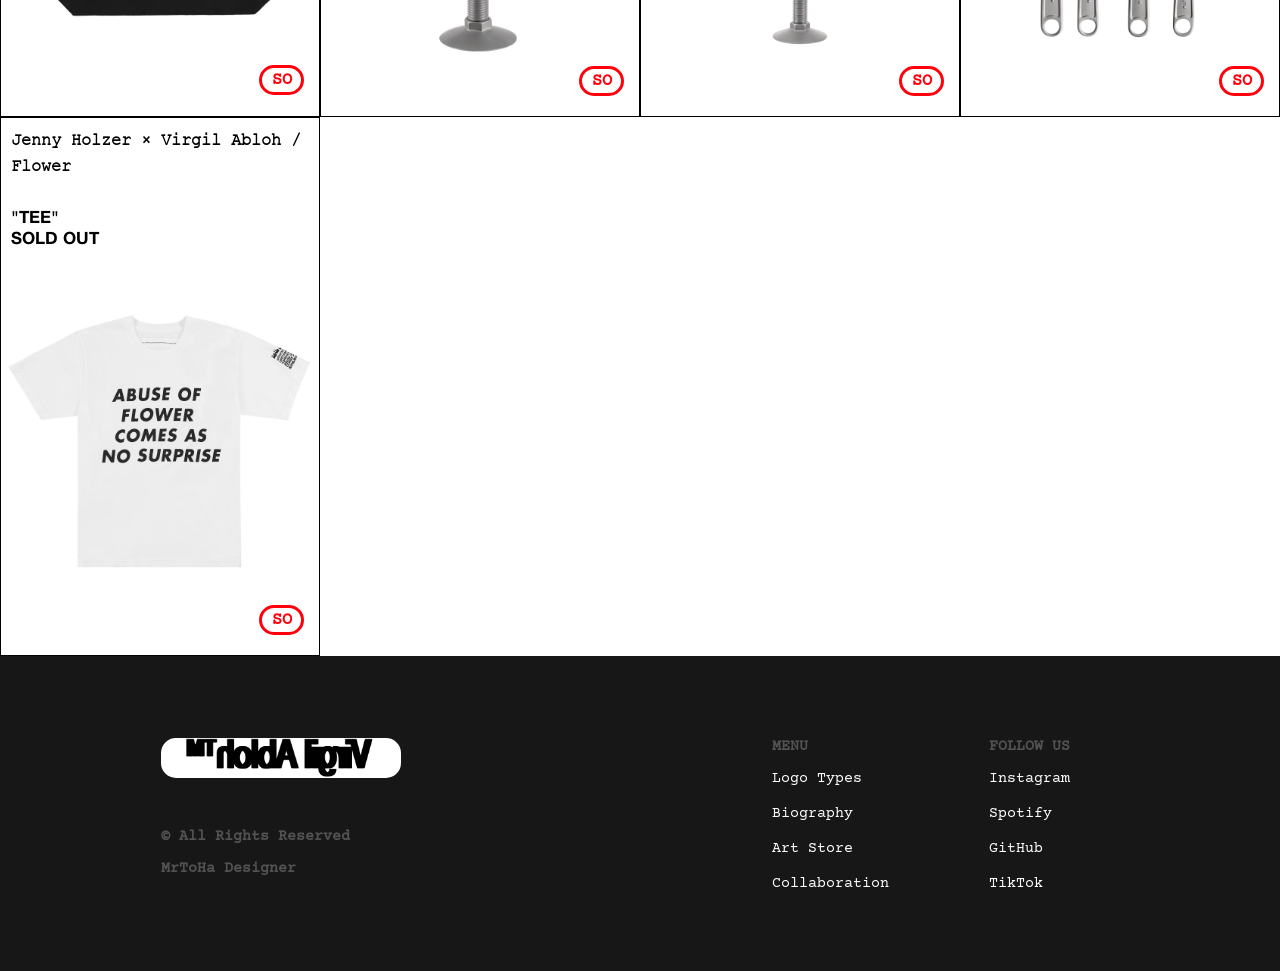
<file: pages/art_store.html>
<!DOCTYPE html>
<html>
    <head>
        <meta charset="UTF-8">
        <meta name="viewport" content="width=device-width, initial-scale=1.0">
        <link rel="stylesheet" href="../styles/art_store.css">
        <title>Virgil Abloh Art Store</title>
        <link rel="icon" href="https://i.ytimg.com/vi/wZxBNunrfXs/hqdefault.jpg">
    </head>
    <body>
        <header>
            <nav>
                <a href="logo_types.html">"Logo Types"</a>
                <a href="../index.html">"Biography"</a>
                <img src="../images/Virgil Abloh Logo An.gif" alt="Virgil Abloh Animated Logo">
                <a href="#">"Art Store"</a>
                <a href="collaborations.html">"Collaboration"</a>
            </nav>
        </header>
        <main>
            <div>
                <p class="nam">Terra Forma x Off-White™️ (Archaeo Brown)</p>
                <p class="ite">"SHOES"</p>
                <p class="ite">$213.00</p>
                <img class="img" src="../images/Shoe_1.png" alt="Terra Forma x Off-White™️ (Archaeo Brown)">
                <p class="preB">Buy</p>
            </div>
            <div>
                <p class="nam">Terra Forma x Off-White™️ (Mantra Orange)</p>
                <p class="ite">"SHOES"</p>
                <p class="ite">$213.00</p>
                <img class="img" src="../images/Shoe_2.png" alt="Terra Forma x Off-White™️ (Mantra Orange)">
                <p class="preB">Buy</p>
            </div>
            <div>
                <p class="nam">Nike x Off-White™️ Men's Anorak (Black)</p>
                <p class="ite">"JACKET"</p>
                <p class="ite">$508.00</p>
                <img class="img" src="../images/Jacket_1.png" alt="Nike x Off-White™️ Men's Anorak (Black)">
                <p class="preB">Buy</p>
            </div>
            <div>
                <p class="nam">Nike x Off-White™️ Nike Fly Cap (Kelly Green/White)</p>
                <p class="ite">"HAT"</p>
                <p class="ite">$133.00</p>
                <img class="img" src="../images/Hat_1.png" alt="Nike x Off-White™️ Nike Fly Cap (Kelly Green/White)">
                <p class="preB">Buy</p>
            </div>
            <div>
                <p class="nam">Nike x Off-White™️ Track Jacket (Black)</p>
                <p class="ite">"JACKET"</p>
                <p class="ite">$303.00</p>
                <img class="img" src="../images/Jacket_2.png" alt="Nike x Off-White™️ Track Jacket (Black)">
                <p class="preB">Buy</p>
            </div>



            <div>
                <p class="nam">Nike x Off-White™️ Track Jacket (Kelly Green)</p>
                <p class="ite">"JACKET"</p>
                <p class="ite">$303.00</p>
                <img class="img" src="../images/Jacket_3.png" alt="Nike x Off-White™️ Track Jacket (Kelly Green)">
                <p class="preB">Buy</p>
            </div>
            <div>
                <p class="nam">Nike x Off-White™️ Men's Engineered Hoodie (Black)</p>
                <p class="ite">"HOODIE"</p>
                <p class="ite">SOLD OUT</p>
                <img class="img" src="../images/Hoodie_1.png" alt="Nike x Off-White™️ Men's Engineered Hoodie (Black)">
                <p class="preS">SO</p>
            </div>
            <div>
                <p class="nam">Nike x Off-White™️ Men's Engineered Hoodie...</p>
                <p class="ite">"HOODIE"</p>
                <p class="ite">$151.00</p>
                <img class="img" src="../images/Hoodie_2.png" alt="Nike x Off-White™️ Men's Engineered Hoodie (Kelly Green)">
                <p class="preB">Buy</p>
            </div>
            <div>
                <p class="nam">Nike x Off-White™️ Pant (Black)</p>
                <p class="ite">"PANT"</p>
                <p class="ite">$355.00</p>
                <img class="img" src="../images/Pants_2.png" alt="Nike x Off-White™️ Pant (Black)">
                <p class="preB">Buy</p>
            </div>
            <div>
                <p class="nam">Nike x Off-White™️ Pant (Kelly Green)</p>
                <p class="ite">"PANT"</p>
                <p class="ite">$355.00</p>
                <img class="img" src="../images/Pants_2.png" alt="Nike x Off-White™️ Pant (Kelly Green)">
                <p class="preB">Buy</p>
            </div>



            <div>
                <p class="nam">VIRGIL ABLOH. NIKE. ICONS</p>
                <p class="ite">"BOOK"</p>
                <p class="ite">$70.00</p>
                <img class="img" src="../images/Book_1.jpg" alt="VIRGIL ABLOH. NIKE. ICONS">
                <p style="margin-top: 85px;" class="preB">Buy</p>
            </div>
            <div>
                <p class="nam">Nike x Off-White™️ D Tack Football Gloves</p>
                <p class="ite">"FOOTBALL GLOVES"</p>
                <p class="ite">SOLD OUT</p>
                <img class="img" src="../images/Football Gloves_1.png" alt="Nike x Off-White™️ D Tack Football Gloves">
                <p class="preS">SO</p>
            </div>
            <div>
                <p class="nam">Nike x Off-White™️ Tee (Black)</p>
                <p class="ite">"TEE"</p>
                <p class="ite">$244.00</p>
                <img class="img" src="../images/T-shirt_1.png" alt="Nike x Off-White™️ Tee (Black)">
                <p class="preB">Buy</p>
            </div>
            <div>
                <p class="nam">Nike x Off-White™️ Tee (Khaki)</p>
                <p class="ite">"TEE"</p>
                <p class="ite">$244.00</p>
                <img class="img" src="../images/T-shirt_2.png" alt="Nike x Off-White™️ Tee (Khaki)">
                <p class="preB">Buy</p>
            </div>
            <div>
                <p class="nam">Nike x Off-White™️ Jersey</p>
                <p class="ite">"JERSEY"</p>
                <p class="ite">SOLD OUT</p>
                <img class="img" style="margin: 0; width: 290px;" src="../images/Jersey_1.png" alt="Nike x Off-White™️ Jersey">
                <p class="preS">SO</p>
            </div>



            <div>
                <p class="nam">Virgil Abloh™️ x He-Man Collector Figure</p>
                <p class="ite">"TOY FIGURE"</p>
                <p class="ite">$75.00</p>
                <img class="img" src="../images/Toy Figurine_1.jpg" alt="Virgil Abloh™️ x He-Man Collector Figure">
                <p class="preB">Buy</p>
            </div>
            <div>
                <p class="nam">Virgil Abloh™️ x MOTU Skeletor Collector Figure</p>
                <p class="ite">"TOY FIGURE"</p>
                <p class="ite">$75.00</p>
                <img class="img" src="../images/Toy Figurine_2.jpg" alt="Virgil Abloh™️ x MOTU Skeletor Collector Figure">
                <p class="preB">Buy</p>
            </div>
            <div>
                <p class="nam">Virgil Abloh™️ x MOTU Skele-God Collector Figure</p>
                <p class="ite">"TOY FIGURE"</p>
                <p class="ite">$75.00</p>
                <img class="img" src="../images/Toy Figurine_3.jpg" alt="Virgil Abloh™️ x MOTU Skele-God Collector Figure">
                <p class="preB">Buy</p>
            </div>
            <div>
                <p class="nam">Virgil Abloh™️x MOTU Battle Cat Collector Figure</p>
                <p class="ite">"TOY FIGURE"</p>
                <p class="ite">$75.00</p>
                <img class="img" src="../images/Toy Figurine_4.jpg" alt="Virgil Abloh™️x MOTU Battle Cat Collector Figure">
                <p class="preB">Buy</p>
            </div>
            <div>
                <p class="nam">Nike Air Force 1 Mid Graffiti x Off-White™️</p>
                <p class="ite">"SHOE"</p>
                <p class="ite">$208.00</p>
                <img class="img" src="../images/Shoe_3.png" alt="Nike Air Force 1 Mid Graffiti x Off-White™️">
                <p class="preB">Buy</p>
            </div>



            <div>
                <p class="nam">FUTURA x VIRGIL ABLOH TOTE</p>
                <p class="ite">"TOTE"</p>
                <p class="ite">SOLD OUT</p>
                <img class="img" src="../images/Tote_1.png" alt="FUTURA x VIRGIL ABLOH TOTE">
                <p style="margin-top: 25px;" class="preS">SO</p>
            </div>
            <div>
                <p class="nam">Conversational Object: Virgil Abloh x...</p>
                <p class="ite">"CUTLERY"</p>
                <p class="ite">SOLD OUT</p>
                <img class="img" src="../images/Cutlery_1.jpg" alt="Conversational Object: Virgil Abloh x Alessi Cutlery Holder">
                <p class="preS">SO</p>
            </div>
            <div>
                <p class="nam">Conversational Objects: Virgil Abloh x...</p>
                <p class="ite">"CANDEL"</p>
                <p class="ite">SOLD OUT</p>
                <img class="img" src="../images/Candel_1.jpg" alt="Conversational Objects: Virgil Abloh x Alessi CandleStick">
                <p class="preS">SO</p>
            </div>
            <div>
                <p class="nam">Conversational Objects: Virgil Abloh x...</p>
                <p class="ite">"CUTLERY"</p>
                <p class="ite">SOLD OUT</p>
                <img class="img" src="../images/Cutlery_2.jpg" alt="Conversational Objects: Virgil Abloh x Alessi 4 Piece Cutlery Set">
                <p class="preS">SO</p>
            </div>
            <div>
                <p class="nam">Jenny Holzer × Virgil Abloh / Flower</p>
                <p class="ite">"TEE"</p>
                <p class="ite">SOLD OUT</p>
                <img class="img" src="../images/T-shirt_3.png" alt="Jenny Holzer × Virgil Abloh / Flower Tee">
                <p class="preS">SO</p>
            </div>



            <a href="logo_types.html"></a>
        </main>
        <footer>
            <div class="rhi">
                <img src="../images/Virgil Abloh Logo An.gif" alt="Virgil Abloh Animated Logo">
                <div>
                    <p>© All Rights Reserved</p>
                    <p>MrToHa Designer</p>
                </div>
            </div>
            <div id="folmen">
                <div class="men">
                    <p>MENU</p>
                    <a href="logo_types.html">Logo Types</a>
                    <a href="../index.html">Biography</a>
                    <a href="#">Art Store</a>
                    <a href="collaborations.html">Collaboration</a>
                </div>
                <div class="fol">
                    <p>FOLLOW US</p>
                    <a href="https://www.instagram.com/zznxkayx_as/?__pwa=1">Instagram</a>
                    <a href="https://open.spotify.com/user/eapl6rm1l7c1sa6uaximdi19z?si=250fda74be5b4bb7">Spotify</a>
                    <a href="https://github.com/">GitHub</a>
                    <a href="https://www.tiktok.com/@0prosto_toha0?_t=8rPzG3miAHn&_r=1">TikTok</a>
                </div>
            </div>
        </footer>
    </body>
</html>
</file>
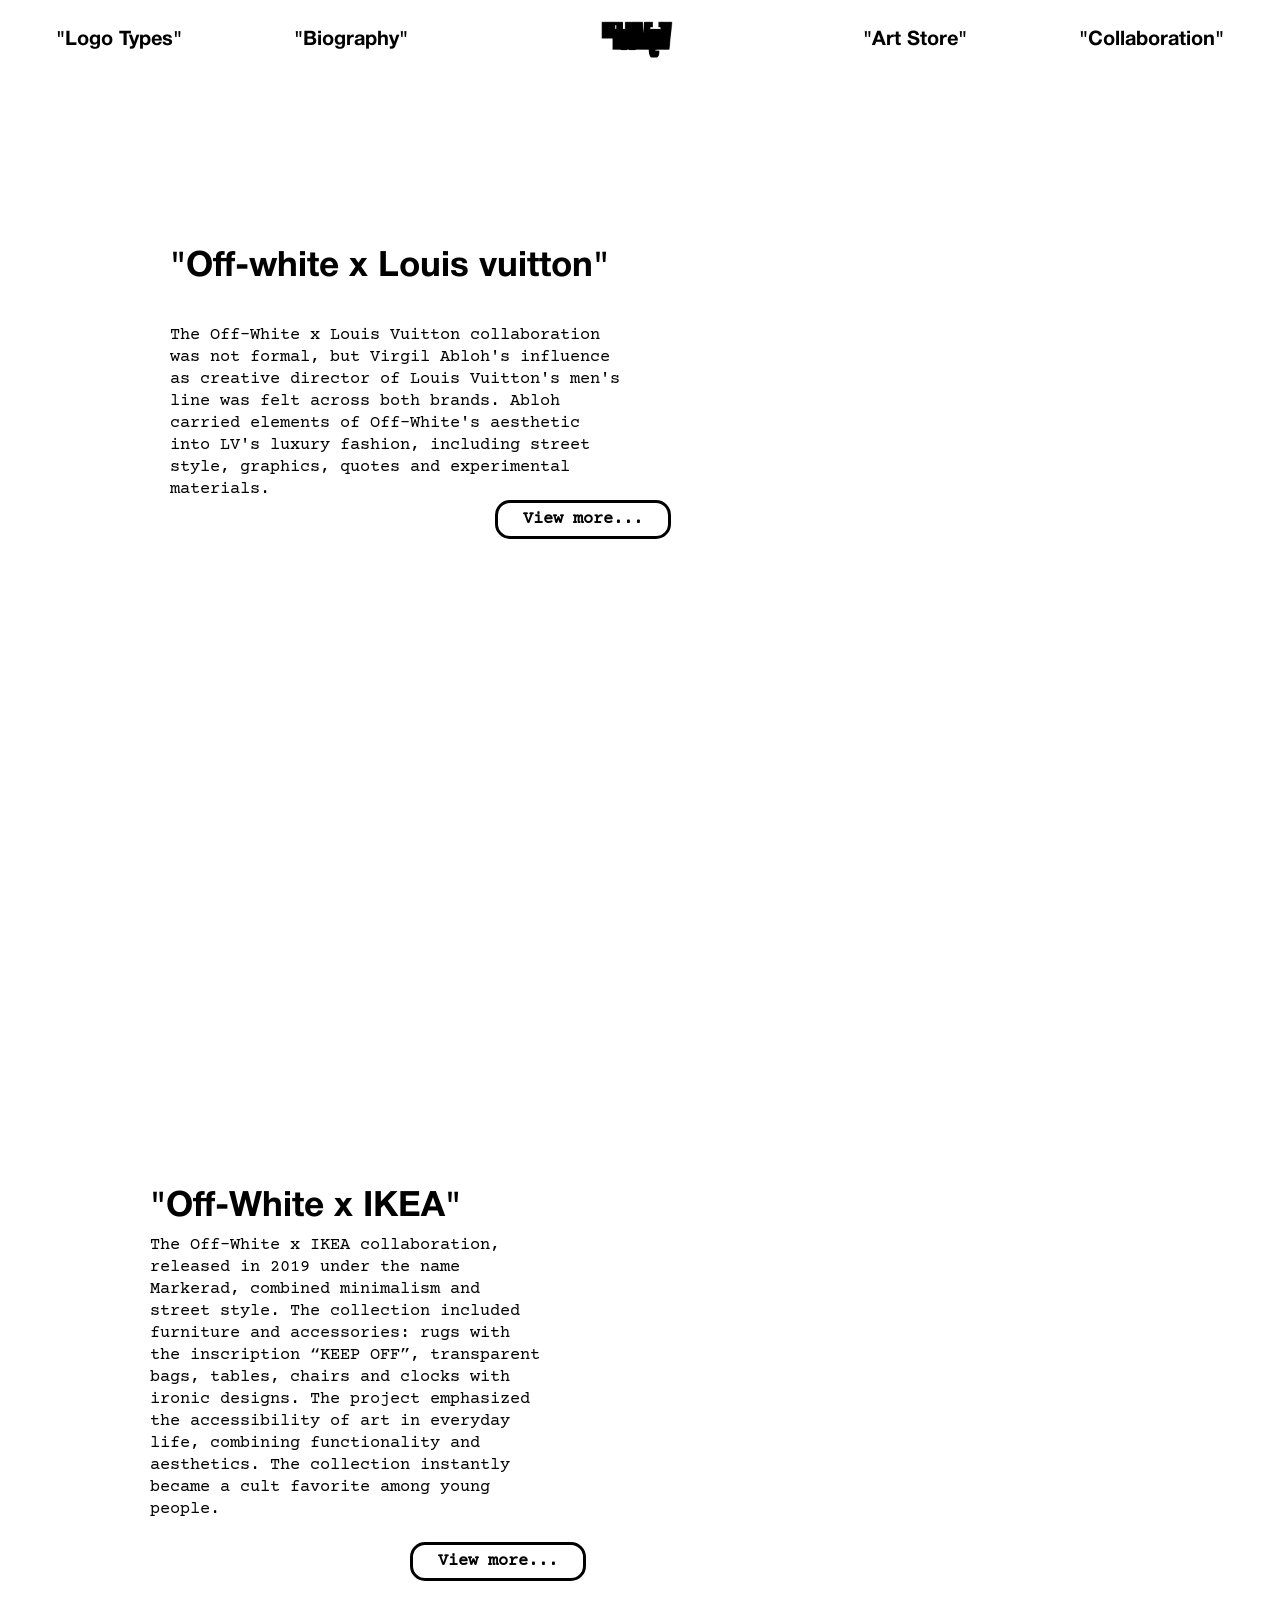
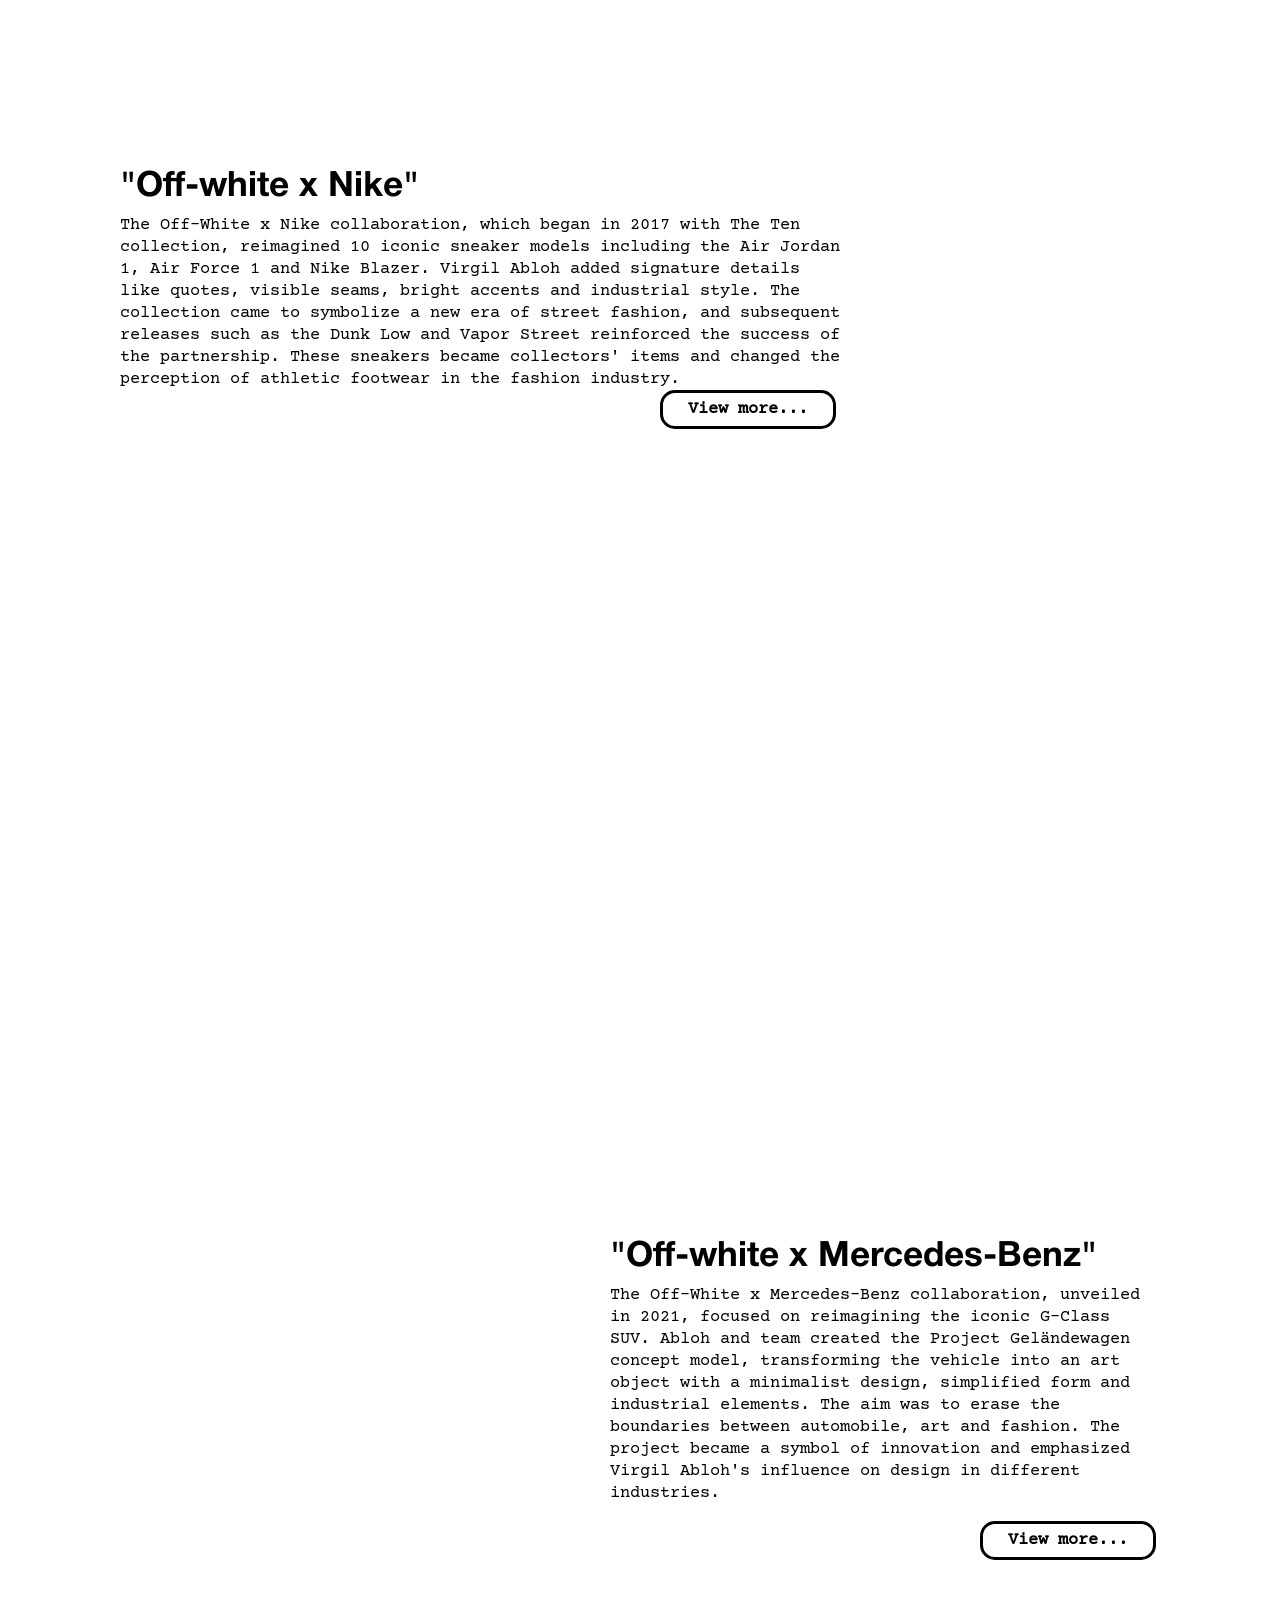
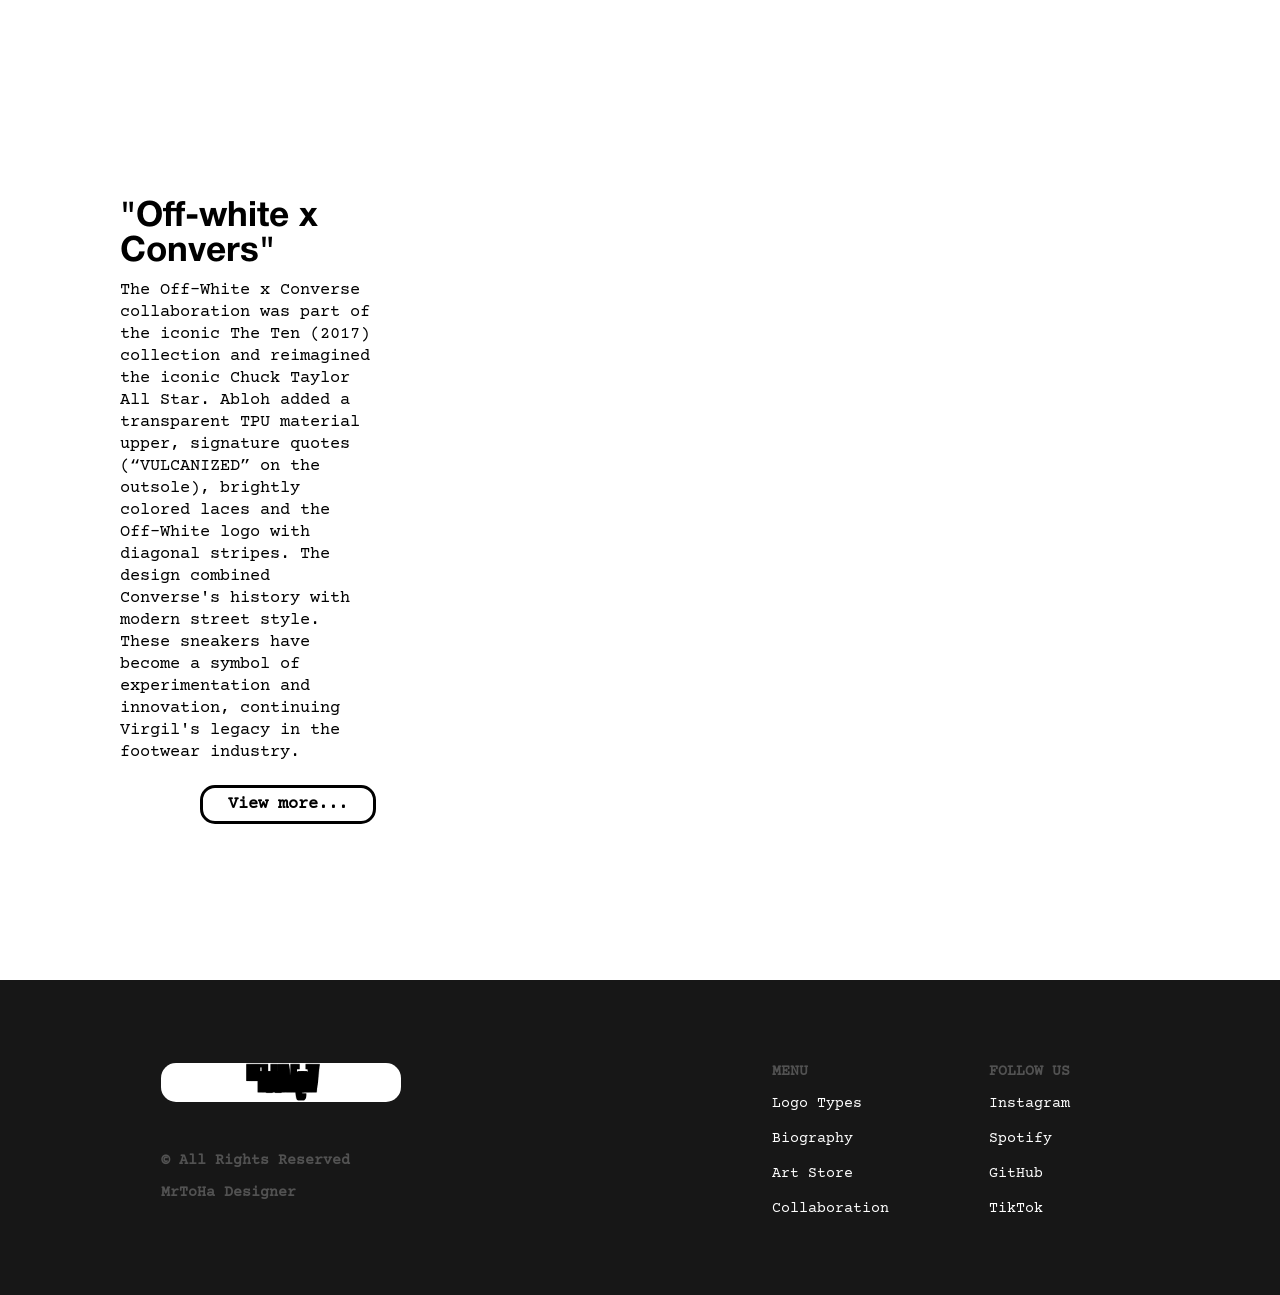
<file: pages/collaborations.html>
<!DOCTYPE html>
<html>
    <head>
        <meta charset="UTF-8">
        <meta name="viewport" content="width=device-width, initial-scale=1.0">
        <link rel="stylesheet" href="../styles/collaborations.css">
        <title>Virgil Abloh Collaborations</title>
        <link rel="icon" href="https://i.ytimg.com/vi/wZxBNunrfXs/hqdefault.jpg">
    </head>
    <body>
        <header>
            <nav>
                <a href="logo_types.html">"Logo Types"</a>
                <a href="../index.html">"Biography"</a>
                <img src="../images/Virgil Abloh Logo An.gif" alt="Virgil Abloh Animated Logo">
                <a href="art_store.html">"Art Store"</a>
                <a href="#">"Collaboration"</a>
            </nav>
        </header>
        <main>
            <div class="lou">
                <div>
                    <h1>"Off-white x Louis vuitton"</h1>
                    <p>The Off-White x Louis Vuitton collaboration was not formal, but Virgil Abloh's influence as creative director of Louis Vuitton's men's line was felt across both brands. 
                        Abloh carried elements of Off-White's aesthetic into LV's luxury fashion, including street style, graphics, quotes and experimental materials.</p>
                    <a href="logo_types.html">View more...</a>
                </div>
            </div>



            <div class="ike">
                <div>
                    <h1>"Off-White x IKEA"</h1>
                    <p>The Off-White x IKEA collaboration, released in 2019 under the name Markerad, combined minimalism and street style. 
                        The collection included furniture and accessories: rugs with the inscription “KEEP OFF”, transparent bags, tables, chairs and clocks with ironic designs. 
                        The project emphasized the accessibility of art in everyday life, combining functionality and aesthetics. 
                        The collection instantly became a cult favorite among young people.</p>
                    <a href="logo_types.html">View more...</a>
                </div>
            </div>



            <div class="nik">
                <div>
                    <h1>"Off-white x Nike"</h1>
                    <p>The Off-White x Nike collaboration, which began in 2017 with The Ten collection, reimagined 10 iconic sneaker models including the Air Jordan 1, Air Force 1 and Nike Blazer. 
                        Virgil Abloh added signature details like quotes, visible seams, bright accents and industrial style. 
                        The collection came to symbolize a new era of street fashion, and subsequent releases such as the Dunk Low and Vapor Street reinforced the success of the partnership. 
                        These sneakers became collectors' items and changed the perception of athletic footwear in the fashion industry.</p>
                    <a href="logo_types.html">View more...</a>
                </div>
            </div>



            <div class="mer">
                <div>
                    <h1>"Off-white x Mercedes-Benz"</h1>
                    <p>The Off-White x Mercedes-Benz collaboration, unveiled in 2021, focused on reimagining the iconic G-Class SUV. 
                        Abloh and team created the Project Geländewagen concept model, transforming the vehicle into an art object with a minimalist design, simplified form and industrial elements.
                        The aim was to erase the boundaries between automobile, art and fashion. The project became a symbol of innovation and emphasized Virgil Abloh's influence on design in different industries.</p>
                    <a href="logo_types.html">View more...</a>
                </div>
            </div>



            <div class="con">
                <div>
                    <h1>"Off-white x Convers"</h1>
                    <p>The Off-White x Converse collaboration was part of the iconic The Ten (2017) collection and reimagined the iconic Chuck Taylor All Star. 
                        Abloh added a transparent TPU material upper, signature quotes (“VULCANIZED” on the outsole), brightly colored laces and the Off-White logo with diagonal stripes. The design combined Converse's history with modern street style.
                        These sneakers have become a symbol of experimentation and innovation, continuing Virgil's legacy in the footwear industry.</p>
                    <a href="logo_types.html">View more...</a>
                </div>
            </div>
        </main>
        <footer>
            <div class="rhi">
                <img src="../images/Virgil Abloh Logo An.gif" alt="Virgil Abloh Animated Logo">
                <div>
                    <p>© All Rights Reserved</p>
                    <p>MrToHa Designer</p>
                </div>
            </div>
            <div id="folmen">
                <div class="men">
                    <p>MENU</p>
                    <a href="logo_types.html">Logo Types</a>
                    <a href="../index.html">Biography</a>
                    <a href="art_store.html">Art Store</a>
                    <a href="#">Collaboration</a>
                </div>
                <div class="fol">
                    <p>FOLLOW US</p>
                    <a href="https://www.instagram.com/zznxkayx_as/?__pwa=1">Instagram</a>
                    <a href="https://open.spotify.com/user/eapl6rm1l7c1sa6uaximdi19z?si=250fda74be5b4bb7">Spotify</a>
                    <a href="https://github.com/">GitHub</a>
                    <a href="https://www.tiktok.com/@0prosto_toha0?_t=8rPzG3miAHn&_r=1">TikTok</a>
                </div>
            </div>
        </footer>
    </body>
</html>
</file>
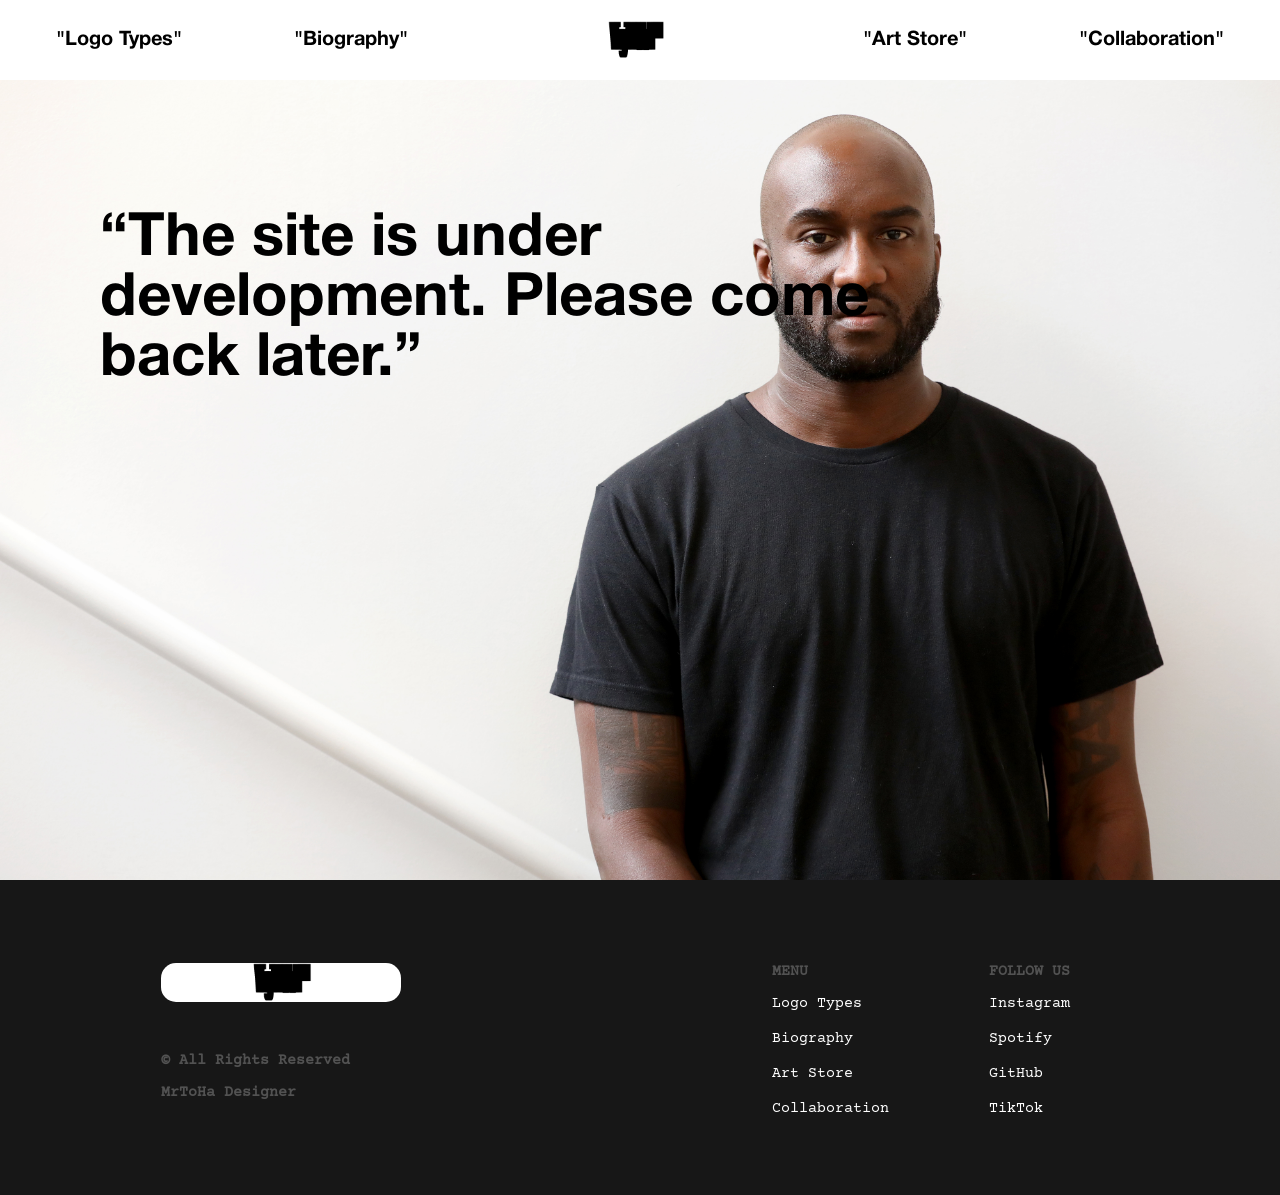
<file: pages/logo_types.html>
<!DOCTYPE html>
<html>
    <head>
        <meta charset="UTF-8">
        <meta name="viewport" content="width=device-width, initial-scale=1.0">
        <link rel="stylesheet" href="../styles/logo_types.css">
        <title>Virgil Abloh Logo Types</title>
        <link rel="icon" href="https://i.ytimg.com/vi/wZxBNunrfXs/hqdefault.jpg">
    </head>
    <body>
        <header>
            <nav>
                <a href="#">"Logo Types"</a>
                <a href="../index.html">"Biography"</a>
                <img src="../images/Virgil Abloh Logo An.gif" alt="Virgil Abloh Animated Logo">
                <a href="art_store.html">"Art Store"</a>
                <a href="collaborations.html">"Collaboration"</a>
            </nav>
        </header>
        <main>
            <h1>“The site is under development. Please come back later.”</h1>
        </main>
        <footer>
            <div class="rhi">
                <img src="../images/Virgil Abloh Logo An.gif" alt="Virgil Abloh Animated Logo">
                <div>
                    <p>© All Rights Reserved</p>
                    <p>MrToHa Designer</p>
                </div>
            </div>
            <div id="folmen">
                <div class="men">
                    <p>MENU</p>
                    <a href="#">Logo Types</a>
                    <a href="../index.html">Biography</a>
                    <a href="art_store.html">Art Store</a>
                    <a href="collaborations.html">Collaboration</a>
                </div>
                <div class="fol">
                    <p>FOLLOW US</p>
                    <a href="https://www.instagram.com/zznxkayx_as/?__pwa=1">Instagram</a>
                    <a href="https://open.spotify.com/user/eapl6rm1l7c1sa6uaximdi19z?si=250fda74be5b4bb7">Spotify</a>
                    <a href="https://github.com/">GitHub</a>
                    <a href="https://www.tiktok.com/@0prosto_toha0?_t=8rPzG3miAHn&_r=1">TikTok</a>
                </div>
            </div>
        </footer>
    </body>
</html>
</file>
<file: style.css>
*{
    box-sizing: border-box;
    margin: 0;
    padding: 0;
}

@font-face{
    font-family: CourierP;
    src: url("fonts/CourierPrime-Regular.ttf") 
}

@font-face{
    font-family: HelveticaN;
    src: url("fonts/HelveticaNeue-Bold.otf") 
}

@font-face{
    font-family: CourierN;
    src: url("fonts/ofont.ru_Courier-New.woff") 
}

header{
    height: 775px;
    width: 100%;
    background-image: url("images/Virgil\ Abloh\ Main.jpg");
    background-repeat: no-repeat;
    background-size: cover;
}

header>nav{
    display: flex;
    align-items: center;
    justify-content: space-around;
    padding: 30px 55px 30px 55px;
}

header a{
    text-decoration: none;
    color: black;
    font-size: 20px;
    font-family: "HelveticaN";
}

header>nav>img{
    width: 230px;
    border-radius: 20px;
}

.ots{
    width: 650px;
    position: relative;
    margin-top: 65px;
}

.ots>h1{
    font-family: "HelveticaN";
    font-size: 75px;
    margin-left: 50px;
}

.ots>h2{
    font-family: "HelveticaN";
    font-size: 37px;
    width: 380px;
    text-align: right;
    margin-left: 270px;
}

.ops>p{
    font-size: 17px;
    width: 575px;
    font-family: "CourierP";
    text-align: right;
    position: relative;
    top: 200px;
    left: 770px;
    backdrop-filter: blur(10px);
    border-radius: 20px;
    padding: 5px 15px;
}

.ops hr{
    width: 300px;
    height: 4px;
    background-color: black;
    position: relative;
    border: none;
}

.top{
    top: 195px;
    left: 1110px;
}

.bot{
    top: 210px;
    left: 700px;
}

.beg{
    width: 550px;
    width: 100%;
    padding: 0 100px;
}

.beg>h1{
    font-size: 30px;
    font-family: "HelveticaN";
    margin: 30px 0 30px 60px;
}

.com{
    display: flex;
    width: 100%;
}

.com p{
    width: 620px;
    font-size: 17px;
    font-family: "CourierP";
    margin: 30px;
    line-height: 25px;
}

.aft{
    width: 50%;
    display: flex;
    flex-direction: column;
    align-items: center;
}

.vir{
    width: 50%;
    display: flex;
    flex-direction: column;
    align-items: center;
}

.aft>p{
    text-align: left;
}

.vir>p{
    text-align: right;
    margin-top: 10px;
}

.aft>img{
    width: 370px;
    text-align: center;
}

.vir>img{
    width: 480px;
    text-align: center;
    margin-bottom: 40px;
}

.vid{
    display: flex;
    justify-content: space-around;
    padding: 0 90px;
    margin-bottom: 80px;
}

iframe{
    border-radius: 20px;
    margin-top: 100px;
}

.vid h1{
    font-family: "HelveticaN";
    font-size: 20px;
    margin: 15px 0;
}

.bro{
    display: flex;
    align-items: center;
    justify-content: space-around;
    height: 550px;
    padding: 0 100px;
}

.tex{
    width: 560px;
}

.tex h1{
    font-size: 20px;
    font-family: "HelveticaN";
    margin: 10px 10px 10px 0;
}

.tex p{
    font-size: 15px;
    font-family: "CourierP";
    text-align: left;
    margin: 25px 0;
    line-height: 19px;
}

.tex hr{
    height: 5px;
    width: 470px;
    background-color: black;
    border: none;
}

.one img{
    width: 280px;
    height: 420px;
}

.tre{
    display: flex;
    flex-direction: column;
    align-items: baseline;
}

.tre img{
    width: 230px;
    margin: 20px 0 0 0;
}

.quo{
    display: flex;
    justify-content: center;
    flex-wrap: wrap;
    margin-top: 50px;
}

.quo h1{
    font-size: 25px;
    font-family: "HelveticaN";
}

.quo p{
    font-size: 20px;
    font-family: "CourierN";
    margin-top: 30px;
    font-weight: bold;
}

.quo div{
    display: flex;
    flex-direction: column;
    width: 33%;
    padding: 0 100px;
    text-align: center;
    vertical-align: middle;
    margin: 50px 0 0 0;
}

.quo hr{
    height: 120px;
    width: 5px;
    background-color: black;
    border: none;
    margin: 50px 0 0 0;
}

.sec{
    width: 100%;
    height: 1840px;
    padding: 0 160px;
    margin-top: 150px;
}

.sec h1{
    font-family: "HelveticaN";
    font-size: 30px;
    text-align: right;
    margin: 50px 0 60px 50px;
}

.sec h2{
    font-family: "HelveticaN";
    font-size: 24px;
    margin: 15px 0 20px 0; 
}

.sec p{
    font-family: "CourierP";
    font-size: 20px;
    margin-top: 25px;
    line-height: 25px;
}

#ext{
    width: 515px;
}

.ext1{
    text-align: left
}

#abs{
    position: relative;
    display: flex;
}

#abs img{
    position: absolute;
}

#oto{
    width: 700px;
}

.img1{
    width: 315px;
    right: 355px;
    z-index: 2;
}

.img2{
    width: 330px;
    left: 910px;
    bottom: 230px;
    z-index: 5;
}

.img3{
    width: 280px;
    top: 230px;
    left: 550px;
    z-index: 3;
}

.img4{
    width: 245px;
    top: 120px;
    left: 770px;
}

.img5{
    width: 240px;
    left: 950px;
    top: 190px;
}

.ext2{
    text-align: right;
}

.img6{
    width: 170px;
    left: 450px;
    bottom: 150px;
    z-index: 4;
}

.img7{
    width: 400px;
    top: 20px;
    left: 80px;
}

.ext3{
    text-align: center;
    position: relative;
    bottom: 110px;
    left: 90px;
}

.img8{
    width: 375px;
    left: 700px;
    top: 30px;
}

.ext4{
    width: 550px;
}

.img9{
    width: 315px;
    top: -40px;
}

.img10{
    width: 350px;
    right: 130px;
    top: 40px;
}

.img11{
    width: 200px;
    left: 950px;
}

.img12{
    width: 200px;
    top: 140px;
    left: 520px;
}

.img13{
    width: 325px;
    top: 250px;
    left: 790px;
}

.col{
    height: 390px;
    padding: 0 100px;
}

.col>h1{
    font-family: "HelveticaN";
    font-size: 25px;
    width: 100%;
    margin: 20px;
}

.col div{
    width: 100%;
    text-align: right;
}

.ons{
    display: flex;
    align-items: center;
    justify-content: space-around;
}

.ons img{
    width: 200px;
    margin: 0 30px;
}

.col a{
    font-family: "HelveticaN";
    font-size: 17px;
    border: solid 2px black;
    border-radius: 15px;
    text-decoration: none;
    color: black;
    padding: 10px;
}

.col div{
    position: relative;
}

.col hr{
    width: 210px;
    position: absolute;
    height: 5px;
    border: none;
    background-color: white;
    left: 390px;
    bottom: 25px;
}

.dea{
    height: 2300px;
    width: 100%;
    padding: 0 180px;
    margin-top: 100px;
}

.dea h1{
    font-family: "HelveticaN";
    font-size: 30px;
    margin: 10px 0 30px 0;
}

.dea h2{
    font-family: "HelveticaN";
    font-size: 24px;
    margin: 15px 0 20px 0; 
}

.dea p{
    font-family: "CourierP";
    font-size: 20px;
    margin-bottom: 25px;
    line-height: 25px;
}

.ext5{
    width: 560px;
    text-align: right;
}

.oto5{
    width: calc(100% - 560px);
    height: 330px;
}

.img14{
    width: 445px;
    left: 60px;
}

.ext6{
    width: 375px;
    text-align: left;
}

.oto6{
    width: calc(100% - 375px)
}

.img15{
   width: 375px; 
   left: 490px;
   top: -5px;
}

.img16{
    width: 300px;
    left: 875px;
    top: -20px;
}

.img17{
    width: 370px;
    top: 210px;
    left: 500px;
}

.img18{
    width: 275px;
    top: 150px;
    left: 900px;
}

.img19{
    width: 200px;
    top: 360px;
    left: 500px;
}

.img20{
    width: 285px;
    top: 455px;
    left: 750px;
    z-index: 2;
}

.img21{
    width: 360px;
    top: 320px;
    left: 840px;
}

.img22{
   width: 240px; 
}

.img23{
   width: 200px; 
   left: 265px;
}

.img24{
    width: 285px;
    top: 60px;
    left: 370px;
}

.img25{
    width: 210px;
    top: 180px;
    left: 20px;
    z-index: 1;
}

.img26{
    width: 220px;
    top: 180px;
    left: 180px;
    z-index: 3;
}

.img27{
    width: 350px;
    top: 260px;
    left: 260px;
    z-index: 2;
}

.img28{
    width: 370px;
    top: 430px;
}

.img29{
    width: 355px;
    left: 370px;
    top: 470px;
}

.oto7{
    width: calc(100% - 460px)
}

.ext7{
    width: 460px;
    text-align: right;
}

.ext7 p{
    width: 400px;
    margin-left: 60px;
}

.oto8{
    width: calc(100% - 580px)
}

.ext8{
    width: 550px;
    text-align: left;
    height: 305px;
}

.img30{
    width: 200px;
    bottom: 40px;
    z-index: 1;
}

.img31{
    width: 365px;
    left: 720px;
    bottom: 20px;
}

.abl{
    display: flex;
    flex-direction: column;
    align-items: center;
    justify-content: center;
    width: 100%;
    text-align: center;
}

.abl>p{
    width: 750px;
}

.tha{
    background-image: url("https://cdn.mens-folio.com/2020/04/ezgif-4-303e5c22ef00-scaled-2048x1280.jpg?lossy=1&webp=92&ssl=1");
    background-position: top;
    background-repeat: no-repeat;
    background-size: cover;
    height: 780px;
    display: flex;
    align-items: center;
    justify-content: center;
}

.tha>h1{
    color: white;
    font-family: "HelveticaN";
    font-size: 80px;
    width: 1020px;
    text-align: center;
}

.ema{
    display: flex;
    flex-direction: column;
    justify-content: center;
    align-items: center;
}

.ema>h1{
    font-family: "HelveticaN";
    font-size: 50px;
    margin-top: 70px;
}

.ema>h2{
    font-family: "HelveticaN";
    font-size: 25px;
    text-align: center;
    width: 540px;
    margin: 15px 0 50px 0;
}

.inp label{
    font-family: "CourierP";
    font-size: 15px;
    margin: 5px 0;
}

.inp{
    width: 600px;
    height: 360px;
    margin-bottom: 50px;
}

#lon{
    display: flex;
    flex-direction: column;
}

.two{
    display: flex;
}

#sho{
    width: 290px;
}

input[type="email"]{
    border: black solid 1px;
    font-family: "HelveticaN";
    font-size: 15px;
    height: 50px;
    margin: 0 0 30px 0;
    padding: 15px;;
}

.inp>a{
    font-family: "CourierP";
    font-size: 15px;
    width: 140px;
    height: 50px;
    background-color: black;
    text-decoration: none;
    color: white;
    display: block;
    padding: 20px;
    text-align: center;
    font-weight: bold;
}

footer{
    height: 315px;
    display: flex;
    justify-content: space-around;
    align-items: center;
    background-color: rgb(23, 23, 23);
    padding-bottom: 50px;
}

footer a{
    font-family: "CourierP";
    font-size: 15px;
    color: white;
    text-decoration: none;
    margin-bottom: 18px;
}

footer p{
    font-size: 15px;
    font-family: "CourierP";
    color: rgb(82, 82, 82);
    font-weight: bold;
    margin-bottom: 15px;
}

footer div{
    display: flex;
    flex-direction: column;
}

.rhi{
    height: 200px;
}

.rhi>img{
    width: 240px;
    border-radius: 15px;
    margin-top: 50px;
}

.rhi>div{
    margin-top: 50px;
}

#folmen{
    display: flex;
    flex-direction: row;
    height: 200px;
}

#folmen div{
    margin: 50px;
}

@media (min-width: 1537px){
    .ops{
        max-width: 1520px;
        margin: 0 auto;
    }

    .beg, .vid, .bro, .quo, .sec, .col, .dea{
        max-width: 1520px;
        margin-left: auto;
        margin-right: auto;
    }
}

@media (max-width: 1536px){
    .ops>p{
        left: calc(100% - 750px);
    }

    .top{
        left: calc(100% - 410px);
    }

    .bot{
        left: calc(100% - 820px);
    }

    .com p{
        width: auto;
    }

    .sec, .dea{
        padding: 0 40px;
    }

    .sec #abs{
        max-width: 1200px;
        margin: 0 auto;
    }

    .dea #abs{
        max-width: 1160px;
        margin: 0 auto;
    }
}

@media (max-width: 1300px){
    header{
        height: auto;
        padding-bottom: 60px;
        background-position: 60% center;
    }

    .ops>p{
        top: 0;
        left: 0;
        margin: 30px 40px 0 auto;
        max-width: calc(100% - 80px);
    }

    .top{
        top: 0;
        left: 0;
        margin: 120px 40px 0 auto;
    }

    .bot{
        top: 0;
        left: 0;
        margin: 30px 355px 0 auto;
    }

    .beg{
        padding: 0 40px;
    }

    .aft>img, .vir>img{
        max-width: 100%;
    }

    .vid{
        padding: 0 40px;
        gap: 40px;
    }

    .vid>div{
        flex: 1;
    }

    iframe{
        width: 100%;
        height: auto;
        aspect-ratio: 560 / 300;
    }

    .bro{
        padding: 0 40px;
    }

    .quo div{
        padding: 0 50px;
    }

    .sec{
        height: auto;
        margin-top: 100px;
    }

    .dea{
        height: auto;
    }

    .sec #abs, .dea #abs{
        max-width: none;
        flex-direction: column;
        margin: 0 0 50px 0;
    }

    #ext, .ext5, .ext6, .ext7, .ext8{
        width: 100%;
        height: auto;
    }

    .ext3{
        bottom: 0;
        left: 0;
    }

    .ext7 p{
        width: auto;
        margin-left: 0;
    }

    #oto, .oto5, .oto6, .oto7, .oto8{
        width: 100%;
        height: auto;
        display: flex;
        flex-wrap: wrap;
        gap: 15px;
        margin-top: 30px;
        order: 2;
    }

    #abs img{
        position: static;
        width: auto;
        height: 250px;
        flex: 1 1 auto;
        object-fit: cover;
    }

    .col{
        padding: 0 40px;
    }

    .tha>h1{
        width: 90%;
        font-size: 70px;
    }
}

@media (max-width: 1024px){
    .ots{
        width: 520px;
    }

    .ots>h1{
        font-size: 60px;
    }

    .ots>h2{
        font-size: 30px;
        width: 305px;
        margin-left: 215px;
    }

    .bro{
        flex-wrap: wrap;
        height: auto;
        row-gap: 40px;
    }

    .tex{
        width: 100%;
    }

    .tex hr{
        width: 85%;
    }

    .quo hr{
        display: none;
    }

    .quo div{
        width: 50%;
        padding: 0 40px;
    }

    .col{
        height: auto;
        padding-bottom: 50px;
    }

    .ons{
        flex-wrap: wrap;
    }

    .ons img{
        width: 30%;
        margin: 15px 9%;
    }

    .abl>p{
        width: 100%;
    }

    .tha{
        height: 600px;
    }

    .tha>h1{
        font-size: 60px;
    }
}

@media (max-width: 768px){
    header>nav{
        display: grid;
        grid-template-columns: repeat(4, auto);
        justify-content: space-around;
        justify-items: center;
        row-gap: 20px;
        padding: 20px;
    }

    header>nav>img{
        grid-column: 1 / -1;
        order: -1;
        width: 200px;
    }

    header a{
        font-size: 16px;
    }

    .ots{
        width: 100%;
        margin-top: 30px;
    }

    .ots>h1{
        font-size: 46px;
        margin-left: 30px;
    }

    .ots>h2{
        font-size: 24px;
        width: 245px;
        margin-left: 145px;
    }

    .ops>p{
        font-size: 15px;
        margin: 30px 20px 0 auto;
        max-width: calc(100% - 40px);
    }

    .ops hr{
        width: 200px;
    }

    .top{
        margin: 60px 20px 0 auto;
    }

    .bot{
        margin: 30px auto 0 20px;
    }

    .beg{
        padding: 0 20px;
    }

    .beg>h1{
        font-size: 26px;
        margin: 30px 0 10px 0;
    }

    .com{
        flex-direction: column;
    }

    .aft, .vir{
        width: 100%;
    }

    .com p{
        font-size: 16px;
        margin: 20px 0;
    }

    .vir>img{
        margin-bottom: 20px;
    }

    .vid{
        flex-direction: column;
        padding: 0 20px;
        gap: 0;
        margin-bottom: 50px;
    }

    .vid>div{
        flex: none;
        width: 100%;
    }

    iframe{
        margin-top: 40px;
    }

    .vid h1{
        font-size: 17px;
    }

    .bro{
        padding: 0 20px;
    }

    .one{
        width: 100%;
        text-align: center;
    }

    .one img{
        width: 100%;
        max-width: 400px;
        height: auto;
        aspect-ratio: 2 / 3;
        object-fit: cover;
    }

    .tre{
        width: 100%;
        flex-direction: row;
        justify-content: space-between;
    }

    .tre img{
        width: 32%;
        margin: 0;
    }

    .quo{
        margin-top: 20px;
    }

    .quo div{
        width: 100%;
        padding: 0 20px;
        margin: 40px 0 0 0;
    }

    .quo h1{
        font-size: 21px;
    }

    .quo p{
        font-size: 17px;
        margin-top: 20px;
    }

    .sec, .dea{
        padding: 0 20px;
        margin-top: 60px;
    }

    .sec h1{
        font-size: 24px;
        text-align: left;
        margin: 30px 0;
    }

    .dea h1{
        font-size: 24px;
    }

    .sec h2, .dea h2{
        font-size: 20px;
    }

    .sec p, .dea p{
        font-size: 16px;
        line-height: 22px;
    }

    #ext, .ext5, .ext6, .ext7, .ext8{
        text-align: left;
    }

    #abs img{
        height: 180px;
    }

    .col{
        padding: 0 20px 40px 20px;
    }

    .col>h1{
        font-size: 22px;
        width: auto;
        margin: 20px 0;
    }

    .col div{
        text-align: center;
    }

    .col hr{
        display: none;
    }

    .tha{
        height: 450px;
    }

    .tha>h1{
        font-size: 42px;
    }

    .ema>h1{
        font-size: 34px;
        text-align: center;
        padding: 0 20px;
    }

    .ema>h2{
        font-size: 20px;
        width: 100%;
        padding: 0 20px;
    }

    .inp{
        width: 100%;
        height: auto;
        padding: 0 20px;
    }

    .two{
        flex-direction: column;
    }

    .two>div{
        display: flex;
        flex-direction: column;
    }

    #sho{
        width: 100%;
    }

    footer{
        flex-direction: column;
        height: auto;
        padding: 30px 20px 40px 20px;
    }

    .rhi{
        height: auto;
        align-items: center;
        text-align: center;
    }

    .rhi>img{
        width: 200px;
        margin-top: 0;
    }

    .rhi>div{
        margin-top: 30px;
    }

    #folmen{
        height: auto;
    }

    #folmen div{
        margin: 30px 40px 0 40px;
    }
}

@media (max-width: 480px){
    header>nav{
        grid-template-columns: repeat(2, auto);
    }

    header>nav>img{
        width: 170px;
    }

    header a{
        font-size: 15px;
    }

    .ots>h1{
        font-size: 34px;
        margin-left: 20px;
    }

    .ots>h2{
        font-size: 18px;
        width: 185px;
        margin-left: 110px;
    }

    .ops>p{
        font-size: 14px;
        padding: 5px 10px;
    }

    .ops hr{
        width: 120px;
    }

    .tex hr{
        width: 100%;
    }

    .quo h1{
        font-size: 19px;
    }

    #abs img{
        height: 140px;
    }

    .ons img{
        width: 40%;
        margin: 10px 5%;
    }

    .tha{
        height: 350px;
    }

    .tha>h1{
        font-size: 30px;
    }

    .ema>h1{
        font-size: 26px;
    }

    .ema>h2{
        font-size: 17px;
    }

    footer a, footer p{
        font-size: 14px;
    }

    #folmen div{
        margin: 30px 20px 0 20px;
    }
}
</file>
<file: styles/art_store.css>
*{
    box-sizing: border-box;
    margin: 0;
    padding: 0;
}

@font-face{
    font-family: CourierP;
    src: url("../fonts/CourierPrime-Regular.ttf") 
}

@font-face{
    font-family: HelveticaN;
    src: url("../fonts/HelveticaNeue-Bold.otf") 
}

@font-face{
    font-family: CourierN;
    src: url("../fonts/ofont.ru_Courier-New.woff") 
}

header{
    height: 80px;
    width: 100%;
    position: relative;
    top: 10px;
    z-index: 2;
    background-color: white;
}

header>nav{
    display: flex;
    align-items: center;
    justify-content: space-around;
    height: 80px;
}

header a{
    text-decoration: none;
    color: black;
    font-size: 20px;
    font-family: "HelveticaN";
}

header>nav>img{
    width: 230px;
    border-radius: 20px;
}

main{
    display: flex;
    flex-wrap: wrap;
    width: 100%;
    position: relative;
}

main div{
    width: 20%;
    height: 515px;
    border: solid black 1px;
}

.nam{
    width: calc(100% - 10px);
    font-size: 17px;
    font-family: "CourierN";
    font-weight: bold;
    margin: 10px 0 30px 10px; 
    line-height: 1.55;
}

.ite{
    width: calc(100% - 10px);
    font-size: 17px;
    font-family: "HelveticaN";
    margin: 5px 0 0 10px; 
}

.img{
    width: 300px;
    margin: 35px 0 0 0;
}

.preB{
    width: 45px;
    color: rgb(58, 250, 26);
    font-family: "CourierP";
    font-size: 17px;
    font-weight: bold;
    border: solid rgb(58, 250, 26) 3px;
    border-radius: 30px;
    text-align: center;
    padding: 3px 2px;
    margin: 0 0 0 240px; 
}

.preS{
    width: 45px;
    height: 30px;
    color: rgb(255, 0, 12);
    font-family: "CourierP";
    font-size: 17px;
    font-weight: bold;
    border: solid rgb(255, 0, 12) 3px;
    border-radius: 30px;
    text-align: center;
    padding: 3px 4px;
    margin: 0 0 0 240px; 
}

main a{
    width: 100%;
    height: 2575px;
    z-index: 1000;
    position: absolute;
}

footer{
    height: 315px;
    display: flex;
    justify-content: space-around;
    align-items: center;
    background-color: rgb(23, 23, 23);
    padding-bottom: 50px;
}

footer a{
    font-family: "CourierP";
    font-size: 15px;
    color: white;
    text-decoration: none;
    margin-bottom: 18px;
}

footer p{
    font-size: 15px;
    font-family: "CourierP";
    color: rgb(82, 82, 82);
    font-weight: bold;
    margin-bottom: 15px;
}

footer div{
    display: flex;
    flex-direction: column;
}

.rhi{
    height: 200px;
}

.rhi>img{
    width: 240px;
    border-radius: 15px;
    margin-top: 50px;
}

.rhi>div{
    margin-top: 50px;
}

#folmen{
    display: flex;
    flex-direction: row;
    height: 200px;
}

#folmen div{
    margin: 50px;
}

@media (max-width: 1520px){
    .img{
        width: 100%;
        max-width: 100%;
    }

    .preB, .preS{
        margin: 0 15px 0 auto;
    }
}

@media (max-width: 1300px){
    main div{
        width: 25%;
        height: auto;
        padding-bottom: 20px;
    }

    main a{
        top: 0;
        left: 0;
        height: 100%;
    }
}

@media (max-width: 1024px){
    main div{
        width: 33.33%;
    }
}

@media (max-width: 768px){
    header{
        height: auto;
    }

    header>nav{
        display: grid;
        grid-template-columns: repeat(4, auto);
        justify-content: space-around;
        justify-items: center;
        row-gap: 15px;
        height: auto;
        padding: 15px 20px;
    }

    header>nav>img{
        grid-column: 1 / -1;
        order: -1;
        width: 200px;
    }

    header a{
        font-size: 16px;
    }

    main div{
        width: 50%;
    }

    .nam{
        font-size: 15px;
        margin: 10px 0 20px 10px;
    }

    .ite{
        font-size: 15px;
    }

    footer{
        flex-direction: column;
        height: auto;
        padding: 30px 20px 40px 20px;
    }

    .rhi{
        height: auto;
        align-items: center;
        text-align: center;
    }

    .rhi>img{
        width: 200px;
        margin-top: 0;
    }

    .rhi>div{
        margin-top: 30px;
    }

    #folmen{
        height: auto;
    }

    #folmen div{
        margin: 30px 40px 0 40px;
    }
}

@media (max-width: 480px){
    header>nav{
        grid-template-columns: repeat(2, auto);
    }

    header>nav>img{
        width: 170px;
    }

    header a{
        font-size: 15px;
    }

    .nam{
        font-size: 13px;
        margin: 10px 0 15px 10px;
    }

    .ite{
        font-size: 13px;
    }

    .img{
        margin: 20px 0 0 0;
    }

    .preB, .preS{
        width: 40px;
        font-size: 14px;
        border-width: 2px;
        margin: 0 10px 0 auto;
    }

    footer a, footer p{
        font-size: 14px;
    }

    #folmen div{
        margin: 30px 20px 0 20px;
    }
}
</file>
<file: styles/collaborations.css>
*{
    box-sizing: border-box;
    margin: 0;
    padding: 0;
}

@font-face{
    font-family: CourierP;
    src: url("../fonts/CourierPrime-Regular.ttf") 
}

@font-face{
    font-family: HelveticaN;
    src: url("../fonts/HelveticaNeue-Bold.otf") 
}

@font-face{
    font-family: CourierN;
    src: url("../fonts/ofont.ru_Courier-New.woff") 
}

header{
    height: 80px;
    width: 100%;
}

header>nav{
    display: flex;
    align-items: center;
    justify-content: space-around;
    height: 80px;
}

header a{
    text-decoration: none;
    color: black;
    font-size: 20px;
    font-family: "HelveticaN";
}

header>nav>img{
    width: 230px;
    border-radius: 20px;
}

main>div{
    height: 780px;
    background-position: center;
    background-size: cover;
    background-repeat: no-repeat;
    position: relative;
    margin-bottom: 40px;
}

main>div>div{
    background-color: white;
    position: absolute;
    border-radius: 10px;
}

main h1{
    font-size: 35px;
    font-family: "HelveticaN";
    margin: 20px 20px 10px 20px;
}

main p{
    font-size: 17px;
    font-family: "CourierP";
    margin: 0 20px 8px 20px;
    line-height: 22px;
}

main a{
    font-size: 17px;
    font-family: "CourierP";
    border: solid black 3px;
    border-radius: 15px;
    width: 175px;
    height: 40px;
    padding: 7px 25px;
    color: black;
    text-decoration: none;
    font-weight: bold;
}

.lou{
    background-image: url("https://media.gq.com/photos/5c37b05dbecc5854218df988/16:9/w_1280,c_limit/louis-vuitton-SS19-pop-up-gq-1.jpg?mbid=social_retweet");
}

.lou>div{
    width: 545px;
    height: 350px;
    top: 150px;
    left: 150px;
}

.lou>div>h1{
    margin-bottom: 40px;
}

.lou>div>p{
    margin-right: 70px;
}

.lou>div>a{
    margin-left: 345px;
}

.ike{
    background-image: url("https://fashionmagazine.mblycdn.com/uploads/fm/2019/10/Screen-Shot-2019-10-02-at-2.58.51-PM.png");
}

.ike>div{
    width: 480px;
    height: 440px;
    top: 270px;
    left: 130px;
}

.ike>div>p{
    margin: 0 70px 30px 20px;
}

.ike>div>a{
    margin-left: 280px;
}

.nik{
    background-image: url("https://blog.architizer.com/wp-content/uploads/VIRGFEAT-copy.jpg");
}

.nik>div{
    width: 765px;
    height: 315px;
    top: 30px;
    left: 100px;
}

.nik>div>a{
    margin-left: 560px;
}

.mer{
    background-image: url("https://ascentialcdn.filespin.io/api/v1/conversion/0bda710c391945bb8c884866a9d0cefb");
}

.mer>div{
    width: 590px;
    height: 380px;
    left: 810px;
    top: 280px;
}

.mer>div>p{
    margin: 0 40px 25px 20px;
}

.mer>div>a{
    margin-left: 390px;
}

.con{
    background-image: url("https://assets-global.website-files.com/62fe3f004c3de985c9e10052/6486c13617f713d4d9edda47_000-nike-off-Landscape.jpg");
}

.con>div{
    width: 295px;
    height: 680px;
    top: 20px;
    left: 100px;
}

.con>div>p{
    margin-bottom: 30px;
}

.con>div>a{
    margin-left: 100px;
}

footer{
    height: 315px;
    display: flex;
    justify-content: space-around;
    align-items: center;
    background-color: rgb(23, 23, 23);
    padding-bottom: 50px;
}

footer a{
    font-family: "CourierP";
    font-size: 15px;
    color: white;
    text-decoration: none;
    margin-bottom: 18px;
}

footer p{
    font-size: 15px;
    font-family: "CourierP";
    color: rgb(82, 82, 82);
    font-weight: bold;
    margin-bottom: 15px;
}

footer div{
    display: flex;
    flex-direction: column;
}

.rhi{
    height: 200px;
}

.rhi>img{
    width: 240px;
    border-radius: 15px;
    margin-top: 50px;
}

.rhi>div{
    margin-top: 50px;
}

#folmen{
    display: flex;
    flex-direction: row;
    height: 200px;
}

#folmen div{
    margin: 50px;
}

@media (max-width: 1450px){
    .mer>div{
        left: auto;
        right: 100px;
    }
}

@media (max-width: 1024px){
    main>div{
        height: auto;
        padding: 400px 40px 40px 40px;
    }

    .lou>div, .ike>div, .nik>div, .mer>div, .con>div{
        position: relative;
        top: 0;
        left: 0;
        right: auto;
        width: 100%;
        max-width: 620px;
        height: auto;
        padding-bottom: 20px;
    }

    .mer>div{
        margin-left: auto;
    }

    .lou>div>h1{
        margin-bottom: 10px;
    }

    .lou>div>p, .ike>div>p, .nik>div>p, .mer>div>p, .con>div>p{
        margin: 0 20px 15px 20px;
    }

    .lou>div>a, .ike>div>a, .nik>div>a, .mer>div>a, .con>div>a{
        display: block;
        width: fit-content;
        height: auto;
        margin: 10px 20px 0 auto;
    }
}

@media (max-width: 768px){
    header{
        height: auto;
    }

    header>nav{
        display: grid;
        grid-template-columns: repeat(4, auto);
        justify-content: space-around;
        justify-items: center;
        row-gap: 15px;
        height: auto;
        padding: 15px 20px;
    }

    header>nav>img{
        grid-column: 1 / -1;
        order: -1;
        width: 200px;
    }

    header a{
        font-size: 16px;
    }

    main>div{
        padding: 300px 20px 20px 20px;
        margin-bottom: 30px;
    }

    .lou>div, .ike>div, .nik>div, .mer>div, .con>div{
        max-width: none;
    }

    main h1{
        font-size: 28px;
    }

    main p{
        font-size: 16px;
    }

    footer{
        flex-direction: column;
        height: auto;
        padding: 30px 20px 40px 20px;
    }

    .rhi{
        height: auto;
        align-items: center;
        text-align: center;
    }

    .rhi>img{
        width: 200px;
        margin-top: 0;
    }

    .rhi>div{
        margin-top: 30px;
    }

    #folmen{
        height: auto;
    }

    #folmen div{
        margin: 30px 40px 0 40px;
    }
}

@media (max-width: 480px){
    header>nav{
        grid-template-columns: repeat(2, auto);
    }

    header>nav>img{
        width: 170px;
    }

    header a{
        font-size: 15px;
    }

    main>div{
        padding-top: 220px;
    }

    main h1{
        font-size: 24px;
        margin: 15px 15px 10px 15px;
    }

    main p{
        font-size: 15px;
        line-height: 20px;
    }

    .lou>div>p, .ike>div>p, .nik>div>p, .mer>div>p, .con>div>p{
        margin: 0 15px 15px 15px;
    }

    .lou>div>a, .ike>div>a, .nik>div>a, .mer>div>a, .con>div>a{
        margin: 10px 15px 0 auto;
    }

    footer a, footer p{
        font-size: 14px;
    }

    #folmen div{
        margin: 30px 20px 0 20px;
    }
}
</file>
<file: styles/logo_types.css>
*{
    box-sizing: border-box;
    margin: 0;
    padding: 0;
}

@font-face{
    font-family: CourierP;
    src: url("../fonts/CourierPrime-Regular.ttf") 
}

@font-face{
    font-family: HelveticaN;
    src: url("../fonts/HelveticaNeue-Bold.otf") 
}

@font-face{
    font-family: CourierN;
    src: url("../fonts/ofont.ru_Courier-New.woff") 
}

header{
    height: 80px;
    width: 100%;
}

header>nav{
    display: flex;
    align-items: center;
    justify-content: space-around;
    height: 80px;
}

header a{
    text-decoration: none;
    color: black;
    font-size: 20px;
    font-family: "HelveticaN";
}

header>nav>img{
    width: 230px;
    border-radius: 20px;
}

main{
    background-image: url("../images/Virgil\ Abloh\ Error.jpg");
    background-position: 20% 30%;
    background-repeat: no-repeat;
    background-size: cover;
    height: 800px;
    position: relative;
}

main h1{
    font-family: "HelveticaN";
    font-size: 60px;
    width: 780px;
    position: absolute;
    top: 130px;
    left: 100px;
}

footer{
    height: 315px;
    display: flex;
    justify-content: space-around;
    align-items: center;
    background-color: rgb(23, 23, 23);
    padding-bottom: 50px;
}

footer a{
    font-family: "CourierP";
    font-size: 15px;
    color: white;
    text-decoration: none;
    margin-bottom: 18px;
}

footer p{
    font-size: 15px;
    font-family: "CourierP";
    color: rgb(82, 82, 82);
    font-weight: bold;
    margin-bottom: 15px;
}

footer div{
    display: flex;
    flex-direction: column;
}

.rhi{
    height: 200px;
}

.rhi>img{
    width: 240px;
    border-radius: 15px;
    margin-top: 50px;
}

.rhi>div{
    margin-top: 50px;
}

#folmen{
    display: flex;
    flex-direction: row;
    height: 200px;
}

#folmen div{
    margin: 50px;
}

@media (max-width: 1024px){
    main{
        height: 700px;
    }

    main h1{
        font-size: 48px;
        width: calc(100% - 80px);
        top: 100px;
        left: 40px;
    }
}

@media (max-width: 768px){
    header{
        height: auto;
    }

    header>nav{
        display: grid;
        grid-template-columns: repeat(4, auto);
        justify-content: space-around;
        justify-items: center;
        row-gap: 15px;
        height: auto;
        padding: 15px 20px;
    }

    header>nav>img{
        grid-column: 1 / -1;
        order: -1;
        width: 200px;
    }

    header a{
        font-size: 16px;
    }

    main{
        height: 600px;
    }

    main h1{
        font-size: 36px;
        width: calc(100% - 40px);
        top: 60px;
        left: 20px;
    }

    footer{
        flex-direction: column;
        height: auto;
        padding: 30px 20px 40px 20px;
    }

    .rhi{
        height: auto;
        align-items: center;
        text-align: center;
    }

    .rhi>img{
        width: 200px;
        margin-top: 0;
    }

    .rhi>div{
        margin-top: 30px;
    }

    #folmen{
        height: auto;
    }

    #folmen div{
        margin: 30px 40px 0 40px;
    }
}

@media (max-width: 480px){
    header>nav{
        grid-template-columns: repeat(2, auto);
    }

    header>nav>img{
        width: 170px;
    }

    header a{
        font-size: 15px;
    }

    main{
        height: 500px;
    }

    main h1{
        font-size: 28px;
    }

    footer a, footer p{
        font-size: 14px;
    }

    #folmen div{
        margin: 30px 20px 0 20px;
    }
}
</file>
